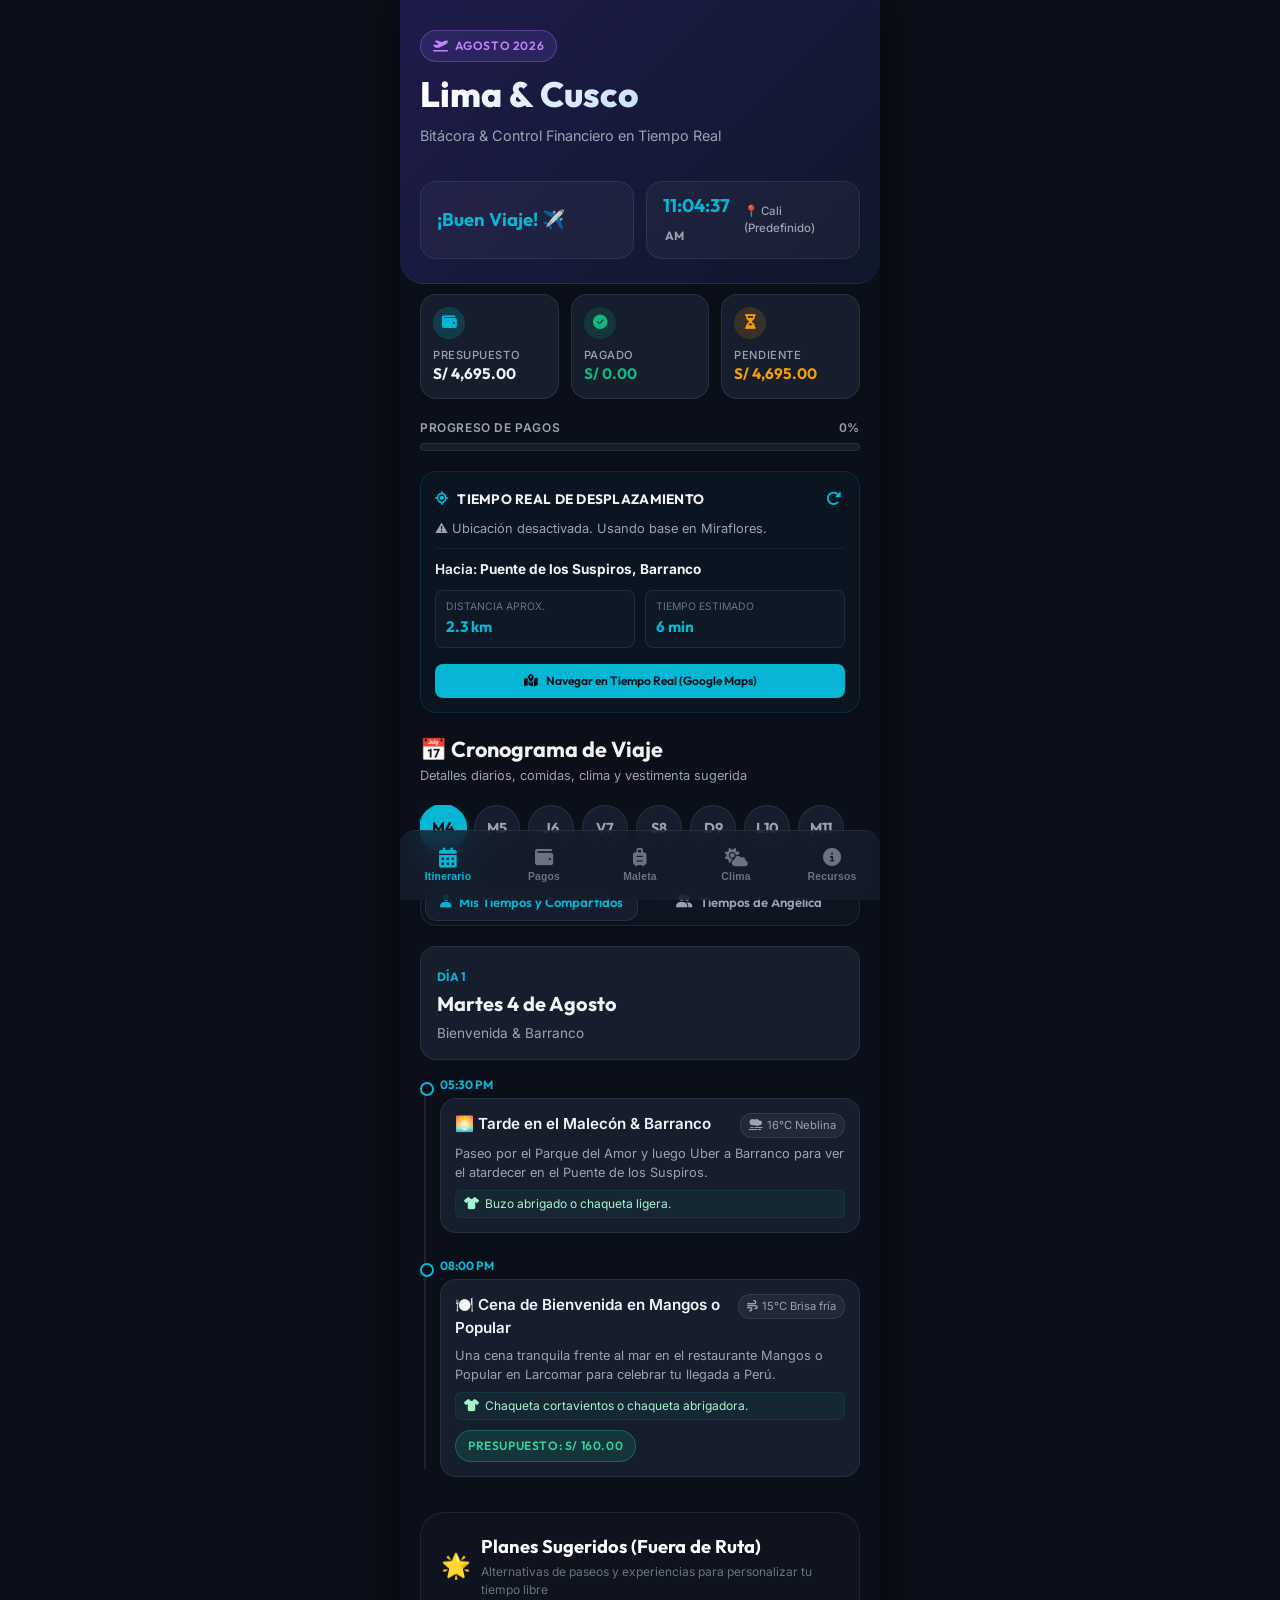
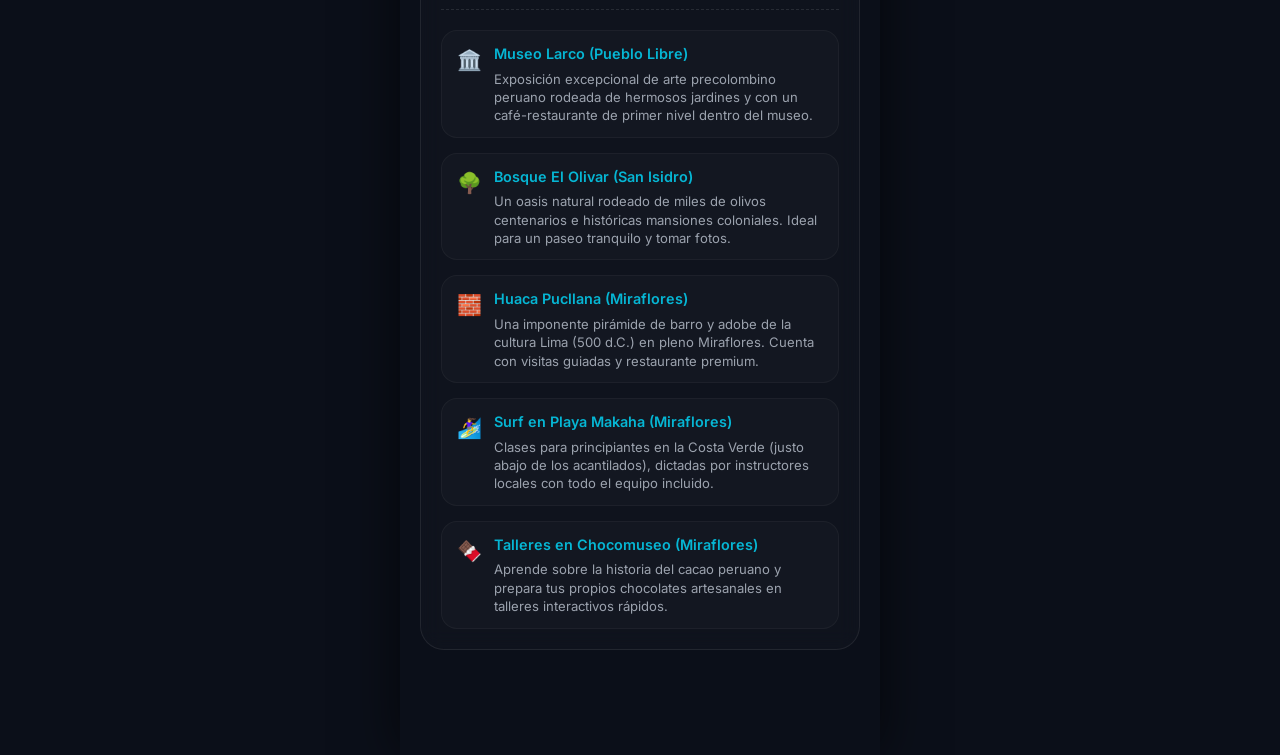
<file: index.html>
<!DOCTYPE html>
<html lang="es">
<head>
    <meta charset="UTF-8">
    <meta name="viewport" content="width=device-width, initial-scale=1.0">
    <title>✈️ Lima & Cusco 2026 - Panel de Control</title>
    <!-- Google Fonts: Outfit & Inter -->
    <link rel="preconnect" href="https://fonts.googleapis.com">
    <link rel="preconnect" href="https://fonts.gstatic.com" crossorigin>
    <link href="https://fonts.googleapis.com/css2?family=Inter:wght@300;400;500;600;700&family=Outfit:wght@400;500;600;700;800&display=swap" rel="stylesheet">
    <!-- FontAwesome for icons -->
    <link rel="stylesheet" href="https://cdnjs.cloudflare.com/ajax/libs/font-awesome/6.4.0/css/all.min.css">
    <!-- Main Style Sheet -->
    <link rel="stylesheet" href="style.css?v=1.0.2">
</head>
<body>
    <!-- App Container -->
    <div class="app-container">
        
        <!-- Header -->
        <header class="app-header">
            <div class="header-content">
                <span class="badge badge-purple"><i class="fa-solid fa-plane-departure"></i> Agosto 2026</span>
                <h1>Lima & Cusco</h1>
                <p class="subtitle">Bitácora & Control Financiero en Tiempo Real</p>
            </div>
            
            <!-- Countdown & Local Clock Container -->
            <div class="header-widgets-grid">
                <div id="countdown-widget" class="countdown-widget">
                    <div class="countdown-time">
                        <span id="countdown-days">00</span><small>d</small> : 
                        <span id="countdown-hours">00</span><small>h</small> : 
                        <span id="countdown-mins">00</span><small>m</small>
                    </div>
                    <div class="countdown-label">Falta para el viaje</div>
                </div>
                
                <div id="local-clock-widget" class="local-clock-widget">
                    <div class="clock-time" id="clock-hms">00:00:00</div>
                    <div class="clock-label" id="clock-city">📍 Obteniendo ubicación...</div>
                </div>
            </div>
        </header>

        <!-- Dashboard: Key Stats -->
        <section class="dashboard-stats">
            <div class="stat-card total-budget">
                <div class="stat-icon"><i class="fa-solid fa-wallet"></i></div>
                <div class="stat-info">
                    <h3>Presupuesto</h3>
                    <p class="stat-val" id="val-total">S/ 4,545.00</p>
                </div>
            </div>
            <div class="stat-card total-paid">
                <div class="stat-icon"><i class="fa-solid fa-circle-check"></i></div>
                <div class="stat-info">
                    <h3>Pagado</h3>
                    <p class="stat-val text-emerald" id="val-paid">S/ 0.00</p>
                </div>
            </div>
            <div class="stat-card total-pending">
                <div class="stat-icon"><i class="fa-solid fa-hourglass-half"></i></div>
                <div class="stat-info">
                    <h3>Pendiente</h3>
                    <p class="stat-val text-warning" id="val-pending">S/ 4,545.00</p>
                </div>
            </div>
        </section>

        <!-- Progress Tracker -->
        <section class="progress-section">
            <div class="progress-info">
                <span>Progreso de Pagos</span>
                <span id="progress-percentage">0%</span>
            </div>
            <div class="progress-bar-container">
                <div class="progress-bar" id="main-progress-bar" style="width: 0%"></div>
            </div>
        </section>

        <!-- Geolocation & Route Calculator Widget (Global) -->
        <section class="location-widget-container">
            <div class="location-widget" id="loc-widget">
                <div class="loc-header">
                    <div class="loc-title">
                        <i class="fa-solid fa-location-crosshairs text-cyan"></i>
                        <span>Tiempo Real de Desplazamiento</span>
                    </div>
                    <button class="btn-refresh-loc" id="btn-update-loc" title="Actualizar mi ubicación">
                        <i class="fa-solid fa-rotate-right"></i>
                    </button>
                </div>
                <div class="loc-body">
                    <p id="loc-status" class="loc-status-text">Detectando tu ubicación...</p>
                    <div id="loc-results" class="loc-results" style="display: none;">
                        <!-- Dynamically filled with distance/time to next activity -->
                    </div>
                </div>
            </div>
        </section>

        <!-- Main Content Area -->
        <main class="main-content">
            
            <!-- TAB 1: ITINERARIO -->
            <div id="tab-itinerary" class="tab-pane active">
                <div class="section-title">
                    <h2>📅 Cronograma de Viaje</h2>
                    <p>Detalles diarios, comidas, clima y vestimenta sugerida</p>
                </div>
                
                <!-- Day Selector -->
                <div class="day-selector">
                    <button class="day-btn active" data-day="1">M4</button>
                    <button class="day-btn" data-day="2">M5</button>
                    <button class="day-btn" data-day="3">J6</button>
                    <button class="day-btn" data-day="4">V7</button>
                    <button class="day-btn" data-day="5">S8</button>
                    <button class="day-btn" data-day="6">D9</button>
                    <button class="day-btn" data-day="7">L10</button>
                    <button class="day-btn" data-day="8">M11</button>
                </div>

                <!-- Selector de Vista del Itinerario -->
                <div class="itinerary-view-selector">
                    <button class="view-btn active" data-view="jose">
                        <i class="fa-solid fa-user"></i> Mis Tiempos y Compartidos
                    </button>
                    <button class="view-btn" data-view="angelica">
                        <i class="fa-solid fa-user-friends"></i> Tiempos de Angélica
                    </button>
                </div>

                <!-- Daily Content Cards -->
                <div class="daily-cards-container">
                    
                    <!-- Day 1 -->
                    <div class="day-card active" id="day-card-1">
                        <div class="day-header">
                            <span class="day-number">Día 1</span>
                            <h3>Martes 4 de Agosto</h3>
                            <span class="day-desc">Bienvenida & Barranco</span>
                        </div>
                        <ul class="timeline">
                            <li data-owner="angelica" data-lat="3.466876" data-lon="-76.488552" data-name="Salida de Villa del Prado, Cali">
                                <div class="time">05:30 AM</div>
                                <div class="timeline-content">
                                    <div class="content-header">
                                        <h4>🚗 Salida de Villa del Prado al aeropuerto</h4>
                                    </div>
                                    <p>Arranca el viaje de Angelica. Pide un Uber o transporte desde la Carrera 4F con Calle 64B en Villa del Prado hacia el aeropuerto Alfonso Bonilla Aragón (CLO) con tiempo para el check-in.</p>
                                </div>
                            </li>
                            <li data-owner="angelica" data-lat="3.5430" data-lon="-76.3816" data-name="Aeropuerto Alfonso Bonilla Aragón (CLO)">
                                <div class="time">06:20 AM</div>
                                <div class="timeline-content">
                                    <div class="content-header">
                                        <h4>🎒 Llegada al Aeropuerto CLO & Check-in</h4>
                                    </div>
                                    <p>Entrega de equipaje en el counter de LATAM y paso por el control de seguridad. Tiempo para un café rápido antes de abordar.</p>
                                </div>
                            </li>
                            <li data-owner="angelica" data-lat="3.5430" data-lon="-76.3816" data-name="Aeropuerto Alfonso Bonilla Aragón (CLO)">
                                <div class="time">08:50 AM</div>
                                <div class="timeline-content">
                                    <div class="content-header">
                                        <h4>✈️ Vuelo Cali ➔ Bogotá (Vuelo LA 4066)</h4>
                                    </div>
                                    <p>Salida del primer vuelo hacia Bogotá. Duración: 1 hora y 10 minutos. Llegada a El Dorado a las 10:00 AM.</p>
                                </div>
                            </li>
                            <li data-owner="angelica" data-lat="4.7016" data-lon="-74.1469" data-name="Aeropuerto El Dorado (BOG)">
                                <div class="time">10:00 AM</div>
                                <div class="timeline-content">
                                    <div class="content-header">
                                        <h4>✈️ Llegada a Bogotá (El Dorado)</h4>
                                    </div>
                                    <p>Aterrizaje en Bogotá (escala). Conexión internacional. Tiempo de escala: 1h 55m.</p>
                                </div>
                            </li>
                            <li data-owner="angelica" data-lat="4.7016" data-lon="-74.1469" data-name="Migración de Salida BOG">
                                <div class="time">10:20 AM</div>
                                <div class="timeline-content">
                                    <div class="content-header">
                                        <h4>📋 Control de Emigración (BOG)</h4>
                                    </div>
                                    <p>Trámite obligatorio de salida de Colombia en el Aeropuerto El Dorado. Recuerda completar el pre-registro de Check-Mig de salida y presentar tu Cédula.</p>
                                </div>
                            </li>
                            <li data-owner="angelica" data-lat="4.7016" data-lon="-74.1469" data-name="Aeropuerto El Dorado (BOG)">
                                <div class="time">11:55 AM</div>
                                <div class="timeline-content">
                                    <div class="content-header">
                                        <h4>✈️ Conexión Bogotá ➔ Lima (Vuelo LA 4906)</h4>
                                    </div>
                                    <p>Conexión internacional en Bogotá. Salida hacia Lima. Duración: 3 horas y 5 minutos.</p>
                                    <button class="btn btn-sm btn-outline" style="margin-top: 8px; border-color: var(--primary); color: var(--primary);" onclick="document.getElementById('wifi-dialog').showModal()">
                                        <i class="fa-solid fa-wifi"></i> Wi-Fi gratis en el Avión (WhatsApp)
                                    </button>
                                </div>
                            </li>
                            <li data-owner="angelica" data-lat="-12.0240" data-lon="-77.1120" data-name="Aeropuerto Jorge Chávez (LIM)">
                                <div class="time">03:00 PM</div>
                                <div class="timeline-content">
                                    <div class="content-header">
                                        <h4>✈️ Arribo de Angelica a Lima (LA 4906)</h4>
                                        <span class="weather-tag"><i class="fa-solid fa-cloud"></i> 18°C Húmedo</span>
                                    </div>
                                    <p>Aterrizaje del vuelo de Angelica proveniente de Bogotá en el Aeropuerto Jorge Chávez.</p>
                                    <button class="btn btn-sm btn-outline" style="margin-top: 8px; border-color: var(--primary); color: var(--primary);" onclick="document.getElementById('wifi-dialog').showModal()">
                                        <i class="fa-solid fa-wifi"></i> Conectarse al Wi-Fi de LIM (Aeropuerto Lima)
                                    </button>
                                </div>
                            </li>
                            <li data-owner="angelica" data-lat="-12.0240" data-lon="-77.1120" data-name="Paso por Migraciones">
                                <div class="time">03:15 PM</div>
                                <div class="timeline-content">
                                    <div class="content-header">
                                        <h4>📋 Control Migratorio (Angelica)</h4>
                                    </div>
                                    <p>Paso de Angelica por Migraciones. Presentará su Cédula Colombiana de Ciudadanía.</p>
                                    <button class="btn btn-sm btn-outline" style="margin-top: 8px; border-color: var(--primary); color: var(--primary);" onclick="document.getElementById('migration-dialog').showModal()">
                                        <i class="fa-solid fa-passport"></i> Ver Guía de Migraciones
                                    </button>
                                </div>
                            </li>
                            <li data-owner="angelica" data-lat="-12.1287" data-lon="-77.0223" data-name="Traslado a Miraflores">
                                <div class="time">04:00 PM</div>
                                <div class="timeline-content">
                                    <div class="content-header">
                                        <h4>🚕 Traslado al Apartamento (Miraflores)</h4>
                                    </div>
                                    <p>Pedir Uber Comfort o Black para traer a Angelica desde el aeropuerto hasta el apartamento de Miraflores (Av. Alfredo Benavides 1130). Duración estimada: 45-60 min.</p>
                                    <div class="clothing-tips"><i class="fa-solid fa-shirt"></i> Chaqueta ligera / buzo.</div>
                                    <span class="badge badge-blue">Traslado 1: S/ 85.00</span>
                                </div>
                            </li>
                            <li data-owner="shared" data-lat="-12.1492" data-lon="-77.0220" data-name="Puente de los Suspiros, Barranco">
                                <div class="time">05:30 PM</div>
                                <div class="timeline-content">
                                    <div class="content-header">
                                        <h4>🌅 Tarde en el Malecón & Barranco</h4>
                                        <span class="weather-tag"><i class="fa-solid fa-smog"></i> 16°C Neblina</span>
                                    </div>
                                    <p>Paseo por el Parque del Amor y luego Uber a Barranco para ver el atardecer en el Puente de los Suspiros.</p>
                                    <div class="clothing-tips"><i class="fa-solid fa-shirt"></i> Buzo abrigado o chaqueta ligera.</div>
                                </div>
                            </li>
                            <li data-owner="shared" data-lat="-12.1311" data-lon="-77.0301" data-name="Larcomar, Miraflores">
                                <div class="time">08:00 PM</div>
                                <div class="timeline-content">
                                    <div class="content-header">
                                        <h4>🍽️ Cena de Bienvenida en Mangos o Popular</h4>
                                        <span class="weather-tag"><i class="fa-solid fa-wind"></i> 15°C Brisa fría</span>
                                    </div>
                                    <p>Una cena tranquila frente al mar en el restaurante Mangos o Popular en Larcomar para celebrar tu llegada a Perú.</p>
                                    <div class="clothing-tips"><i class="fa-solid fa-shirt"></i> Chaqueta cortavientos o chaqueta abrigadora.</div>
                                    <span class="badge badge-emerald">Presupuesto: S/ 160.00</span>
                                </div>
                            </li>
                        </ul>
                    </div>

                    <!-- Day 2 -->
                    <div class="day-card" id="day-card-2">
                        <div class="day-header">
                            <span class="day-number">Día 2</span>
                            <h3>Miércoles 5 de Agosto</h3>
                            <span class="day-desc">Full-Day Paracas & Ica (Angelica)</span>
                        </div>
                        <div class="alert alert-info">
                            <i class="fa-solid fa-info-circle"></i> <strong>Nota:</strong> José trabaja de 9 AM a 4 PM y tiene su sesión de Grounding C1 de 8 PM a 9 PM.
                        </div>
                        <ul class="timeline">
                            <li data-owner="angelica" data-lat="-12.1287" data-lon="-77.0223" data-name="Av. Benavides 1130 (Recogida)">
                                <div class="time">04:30 AM</div>
                                <div class="timeline-content">
                                    <div class="content-header">
                                        <h4>🚐 Partida de Angelica en el Tour</h4>
                                        <span class="weather-tag"><i class="fa-solid fa-moon"></i> 14°C Madrugada fría</span>
                                    </div>
                                    <p>Recogida en el apartamento. Viaje al sur en bus turístico (Opción 1 - Todo Incluido).</p>
                                    <div class="clothing-tips"><i class="fa-solid fa-shirt"></i> Ropa bien abrigada o saco polar (para dormir en el bus).</div>
                                    <span class="badge badge-purple">Recogida en la puerta</span>
                                </div>
                            </li>
                            <li data-owner="angelica" data-lat="-13.8340" data-lon="-76.2514" data-name="Puerto de Paracas (Botes)">
                                <div class="time">08:00 AM</div>
                                <div class="timeline-content">
                                    <div class="content-header">
                                        <h4>🌊 Islas Ballestas (Paracas)</h4>
                                        <span class="weather-tag"><i class="fa-solid fa-wind"></i> 17°C Viento fuerte</span>
                                    </div>
                                    <p>Tour en deslizador para ver lobos marinos, pingüinos y El Candelabro.</p>
                                     <div class="clothing-tips-warning"><i class="fa-solid fa-shield-halved"></i> <strong>Chaqueta Cortavientos Obligatoria</strong>, lentes y gorro con sujetador.</div>
                                    <span class="badge badge-blue">Tasas incluidas</span>
                                </div>
                            </li>
                            <li data-owner="angelica" data-lat="-14.0875" data-lon="-75.7630" data-name="Bodega Vitivinícola Ica">
                                <div class="time">01:00 PM</div>
                                <div class="timeline-content">
                                    <div class="content-header">
                                        <h4>🍽️ Almuerzo en Ica (Incluido)</h4>
                                        <span class="weather-tag"><i class="fa-solid fa-sun"></i> 25°C Soleado y cálido</span>
                                    </div>
                                    <p>Comida típica iqueña incluida en el viñedo artesanal.</p>
                                    <div class="clothing-tips"><i class="fa-solid fa-shirt"></i> Ropa ligera, camiseta de manga corta y lentes de sol.</div>
                                    <span class="badge badge-emerald">Almuerzo Incluido</span>
                                </div>
                            </li>
                            <li data-owner="angelica" data-lat="-14.0875" data-lon="-75.7630" data-name="Huacachina Oasis">
                                <div class="time">02:30 PM</div>
                                <div class="timeline-content">
                                    <div class="content-header">
                                        <h4>🏜️ Aventura en Huacachina & Cata</h4>
                                        <span class="weather-tag"><i class="fa-solid fa-sun"></i> 26°C Sol radiante</span>
                                    </div>
                                    <p>Areneros (buggies), sandboarding en las dunas y degustación libre de piscos.</p>
                                     <div class="clothing-tips-warning"><i class="fa-solid fa-shield-halved"></i> <strong>Zapatillas cerradas</strong> (no sandalias) y lentes de sol para la arena.</div>
                                </div>
                            </li>
                            <li data-owner="shared" data-lat="-12.1287" data-lon="-77.0223" data-name="Apartamento en Miraflores">
                                <div class="time">10:00 PM</div>
                                <div class="timeline-content">
                                    <div class="content-header">
                                        <h4>🏠 Retorno al Apartamento</h4>
                                        <span class="weather-tag"><i class="fa-solid fa-cloud-moon"></i> 15°C Fresco</span>
                                    </div>
                                    <p>Llegada del bus de Angelica para descansar del largo viaje. La cena queda abierta/opcional en caso de que ella llegue con hambre (puede ser un domicilio o algo rápido en el apartamento).</p>
                                    <span class="badge badge-dark">Cena abierta / opcional</span>
                                </div>
                            </li>
                        </ul>
                    </div>

                    <!-- Day 3 -->
                    <div class="day-card" id="day-card-3">
                        <div class="day-header">
                            <span class="day-number">Día 3</span>
                            <h3>Jueves 6 de Agosto</h3>
                            <span class="day-desc">Centro Histórico & Circuito del Agua</span>
                        </div>
                        <ul class="timeline">
                            <li data-owner="shared" data-lat="-12.0464" data-lon="-77.0300" data-name="Plaza Mayor Centro de Lima">
                                <div class="time">04:30 PM</div>
                                <div class="timeline-content">
                                    <div class="content-header">
                                        <h4>🏛️ Centro Histórico de Lima</h4>
                                        <span class="weather-tag"><i class="fa-solid fa-cloud"></i> 18°C Templado</span>
                                    </div>
                                    <p>Recorrido por la Plaza de Armas, Palacio de Gobierno y visita al Convento de San Francisco.</p>
                                    <div class="clothing-tips"><i class="fa-solid fa-shirt"></i> Chaqueta ligera o buzo abrigado.</div>
                                </div>
                            </li>
                            <li data-owner="shared" data-lat="-12.0725" data-lon="-77.0345" data-name="Parque de la Reserva (Fuentes)">
                                <div class="time">07:00 PM</div>
                                <div class="timeline-content">
                                    <div class="content-header">
                                        <h4>⛲ Circuito Mágico del Agua</h4>
                                        <span class="weather-tag"><i class="fa-solid fa-wind"></i> 16°C Viento fresco</span>
                                    </div>
                                    <p>Show de luces y fuentes de agua en el Parque de la Reserva. Entrada S/ 4.00 p/p. Los espectáculos multimedia de la Fuente de la Fantasía se realizan a las **07:15 PM**, **08:15 PM** y **09:10 PM** (recomendado llegar 15 min antes).</p>
                                    <div class="clothing-tips"><i class="fa-solid fa-shirt"></i> Chaqueta abrigadora (el show es a la intemperie).</div>
                                    <span class="badge badge-blue">Entrada: S/ 8.00 (Ambos)</span>
                                </div>
                            </li>
                            <li data-owner="shared" data-lat="-12.1125" data-lon="-77.0345" data-name="Restaurante Maketto">
                                <div class="time">08:45 PM</div>
                                <div class="timeline-content">
                                    <div class="content-header">
                                        <h4>🍜 Cena en Maketto (Miraflores)</h4>
                                        <span class="weather-tag"><i class="fa-solid fa-house"></i> Interiores cálidos</span>
                                    </div>
                                    <p>Cena asiática fusión: excelente ramen y baos en Miraflores.</p>
                                    <span class="badge badge-emerald">Presupuesto: S/ 160.00</span>
                                </div>
                            </li>
                        </ul>
                    </div>

                    <!-- Day 4 -->
                    <div class="day-card" id="day-card-4">
                        <div class="day-header">
                            <span class="day-number">Día 4</span>
                            <h3>Viernes 7 de Agosto</h3>
                            <span class="day-desc">Almuerzo Marino & Vuelo a Cusco</span>
                        </div>
                        <ul class="timeline">
                            <li data-owner="shared" data-lat="-12.1287" data-lon="-77.0223" data-name="Punto Azul Miraflores">
                                <div class="time">04:30 PM</div>
                                <div class="timeline-content">
                                    <div class="content-header">
                                        <h4>🐟 Almuerzo Marino en Punto Azul</h4>
                                        <span class="weather-tag"><i class="fa-solid fa-cloud"></i> 18°C Templado</span>
                                    </div>
                                    <p>Ceviches y tiraditos de despedida en Miraflores antes del viaje.</p>
                                    <span class="badge badge-emerald">Presupuesto: S/ 120.00</span>
                                </div>
                            </li>
                            <li data-owner="shared" data-lat="-12.0240" data-lon="-77.1120" data-name="Aeropuerto Internacional Jorge Chávez">
                                <div class="time">06:15 PM</div>
                                <div class="timeline-content">
                                    <div class="content-header">
                                        <h4>🚕 Traslado al Aeropuerto de Lima</h4>
                                    </div>
                                    <p>Pide un Uber desde el apartamento en Miraflores hacia el aeropuerto Jorge Chávez para abordar el vuelo nacional a Cusco. Duración estimada: 45-60 minutes.</p>
                                    <span class="badge badge-blue">Traslado 2: S/ 85.00</span>
                                </div>
                            </li>
                            <li data-owner="shared" data-lat="-12.0240" data-lon="-77.1120" data-name="Aeropuerto Jorge Chávez (LIM)">
                                <div class="time">07:15 PM</div>
                                <div class="timeline-content">
                                    <div class="content-header">
                                        <h4>🎒 Llegada al Aeropuerto & Check-in</h4>
                                    </div>
                                    <p>Ingreso al terminal, entrega de equipaje en counter de LATAM y paso por el control de seguridad nacional.</p>
                                </div>
                            </li>
                            <li data-owner="shared" data-lat="-12.0240" data-lon="-77.1120" data-name="Aeropuerto Jorge Chávez (LIM)">
                                <div class="time">09:10 PM</div>
                                <div class="timeline-content">
                                    <div class="content-header">
                                        <h4>✈️ Vuelo Lima ➔ Cusco (Vuelo LA 2200)</h4>
                                        <span class="weather-tag-danger"><i class="fa-solid fa-snowflake"></i> 5°C Frío andino</span>
                                    </div>
                                    <p>Salida del vuelo hacia Cusco. Duración: 1 hora y 25 minutos. Aterrizaje en Cusco a las 10:35 PM.</p>
                                     <div class="clothing-tips-warning"><i class="fa-solid fa-shield-halved"></i> <strong>Llevar chaqueta térmica a la mano</strong> para ponérsela al bajar del avión.</div>
                                </div>
                            </li>
                            <li data-owner="shared" data-lat="-13.5160" data-lon="-71.9780" data-name="Hotel en Cusco">
                                <div class="time">10:35 PM</div>
                                <div class="timeline-content">
                                    <div class="content-header">
                                        <h4>🏨 Llegada a Cusco & Traslado</h4>
                                        <span class="weather-tag-danger"><i class="fa-solid fa-snowflake"></i> 4°C Muy frío</span>
                                    </div>
                                    <p>Aterrizaje en Cusco. Recogida de equipaje y traslado privado al hotel incluido por la agencia Apu Andino.</p>
                                    <span class="badge badge-purple">Traslado incluido</span>
                                </div>
                            </li>
                        </ul>
                    </div>

                    <!-- Day 5 -->
                    <div class="day-card" id="day-card-5">
                        <div class="day-header">
                            <span class="day-number">Día 5</span>
                            <h3>Sábado 8 de Agosto</h3>
                            <span class="day-desc">Valle Sagrado VIP (Pisac & Ollanta)</span>
                        </div>
                        <ul class="timeline">
                            <li data-owner="shared" data-lat="-13.4250" data-lon="-71.8500" data-name="Complejo Arqueológico Pisac">
                                <div class="time">08:00 AM</div>
                                <div class="timeline-content">
                                    <div class="content-header">
                                        <h4>🏔️ Tour Valle Sagrado VIP</h4>
                                        <span class="weather-tag"><i class="fa-solid fa-sun"></i> 19°C Sol intenso de sierra</span>
                                    </div>
                                    <p>Visita guiada a las ruinas y mercado de Pisac, y la fortaleza de Ollantaytambo. Almuerzo incluido en Urubamba.</p>
                                    <div class="clothing-tips"><i class="fa-solid fa-shirt"></i> Vestir en capas, usar bloqueador SPF 50+ y gorro.</div>
                                </div>
                            </li>
                            <li data-owner="shared" data-lat="-13.1551" data-lon="-72.5255" data-name="Aguas Calientes Pueblo">
                                <div class="time">06:30 PM</div>
                                <div class="timeline-content">
                                    <div class="content-header">
                                        <h4>🏨 Check-in en Aguas Calientes & Cena</h4>
                                        <span class="weather-tag"><i class="fa-solid fa-temperature-arrow-down"></i> 10°C Noche fresca</span>
                                    </div>
                                    <p>Viaje en tren Vistadome y acomodación en hotel de Aguas Calientes.</p>
                                    <div class="clothing-tips"><i class="fa-solid fa-shirt"></i> Chaqueta ligera o buzo.</div>
                                    <span class="badge badge-emerald">Cena Bolsillo: S/ 140.00</span>
                                </div>
                            </li>
                        </ul>
                    </div>

                    <!-- Day 6 -->
                    <div class="day-card" id="day-card-6">
                        <div class="day-header">
                            <span class="day-number">Día 6</span>
                            <h3>Domingo 9 de Agosto</h3>
                            <span class="day-desc">El Santuario de Machu Picchu</span>
                        </div>
                        <ul class="timeline">
                            <li data-owner="shared" data-lat="-13.1631" data-lon="-72.5450" data-name="Machu Picchu Santuario">
                                <div class="time">08:30 AM</div>
                                <div class="timeline-content">
                                    <div class="content-header">
                                        <h4>🏛️ Visita Guiada de Machu Picchu (Privada)</h4>
                                        <span class="weather-tag"><i class="fa-solid fa-cloud-sun"></i> 22°C Cálido y templado</span>
                                    </div>
                                    <p>Recorrido privado por el santuario arqueológico con guía exclusivo de Apu Andino.</p>
                                     <div class="clothing-tips-warning"><i class="fa-solid fa-bug"></i> <strong>Usar Repelente de Mosquitos</strong> y camiseta manga larga ligera. Lentes de sol.</div>
                                </div>
                            </li>
                            <li data-owner="shared" data-lat="-13.1551" data-lon="-72.5255" data-name="Aguas Calientes Restaurantes">
                                <div class="time">12:30 PM</div>
                                <div class="timeline-content">
                                    <h4>🍔 Almuerzo en Aguas Calientes</h4>
                                    <p>Almuerzo libre en el pueblo antes de abordar el tren panorámico de retorno.</p>
                                    <span class="badge badge-emerald">Almuerzo Bolsillo: S/ 180.00</span>
                                </div>
                            </li>
                            <li data-owner="shared" data-lat="-13.5160" data-lon="-71.9780" data-name="Ciudad Imperial de Cusco">
                                <div class="time">08:30 PM</div>
                                <div class="timeline-content">
                                    <div class="content-header">
                                        <h4>🍲 Retorno y Cena Ligera en Cusco</h4>
                                        <span class="weather-tag-danger"><i class="fa-solid fa-snowflake"></i> 3°C Noche helada</span>
                                    </div>
                                    <p>Llegada al hotel en Cusco tras el tren y traslado terrestre. Cena ligera por la altitud.</p>
                                    <div class="clothing-tips"><i class="fa-solid fa-shirt"></i> Chaqueta térmica de plumas, gorro de lana y guantes.</div>
                                    <span class="badge badge-emerald">Cena Bolsillo: S/ 100.00</span>
                                </div>
                            </li>
                        </ul>
                    </div>

                    <!-- Day 7 -->
                    <div class="day-card" id="day-card-7">
                        <div class="day-header">
                            <span class="day-number">Día 7</span>
                            <h3>Lunes 10 de Agosto</h3>
                            <span class="day-desc">Vuelo de retorno & Cena en 7 Sopas</span>
                        </div>
                        <ul class="timeline">
                            <li data-owner="shared" data-lat="-13.5160" data-lon="-71.9780" data-name="Hotel en Cusco">
                                <div class="time">08:30 AM</div>
                                <div class="timeline-content">
                                    <div class="content-header">
                                        <h4>🚕 Traslado al Aeropuerto de Cusco</h4>
                                        <span class="weather-tag"><i class="fa-solid fa-cloud-sun"></i> 12°C Despejado</span>
                                    </div>
                                    <p>Check-out y traslado en taxi desde el hotel al Aeropuerto de Cusco. Trayecto de 15-20 minutos.</p>
                                    <span class="badge badge-emerald">Taxi Cusco: S/ 20.00</span>
                                </div>
                            </li>
                            <li data-owner="shared" data-lat="-13.5350" data-lon="-71.9390" data-name="Aeropuerto de Cusco (CUZ)">
                                <div class="time">08:50 AM</div>
                                <div class="timeline-content">
                                    <div class="content-header">
                                        <h4>🎒 Llegada al Aeropuerto de Cusco</h4>
                                    </div>
                                    <p>Check-in y seguridad. Desayuno o almuerzo rápido en el aeropuerto antes del embarque.</p>
                                    <span class="badge badge-emerald">Almuerzo/Snacks: S/ 60.00</span>
                                </div>
                            </li>
                            <li data-owner="shared" data-lat="-13.5350" data-lon="-71.9390" data-name="Aeropuerto de Cusco (CUZ)">
                                <div class="time">10:40 AM</div>
                                <div class="timeline-content">
                                    <div class="content-header">
                                        <h4>✈️ Vuelo Cusco ➔ Lima (Vuelo LA 2014)</h4>
                                    </div>
                                    <p>Vuelo de regreso. Duración: 1h 35m. Aterrizaje en el Aeropuerto Jorge Chávez a las 12:15 PM.</p>
                                </div>
                            </li>
                            <li data-owner="shared" data-lat="-12.0240" data-lon="-77.1120" data-name="Aeropuerto Jorge Chávez (LIM)">
                                <div class="time">12:15 PM</div>
                                <div class="timeline-content">
                                    <div class="content-header">
                                        <h4>✈️ Llegada a Lima & Traslado</h4>
                                        <span class="weather-tag"><i class="fa-solid fa-cloud"></i> 18°C Nublado</span>
                                    </div>
                                    <p>Recogida de equipaje y traslado en Uber de regreso a Miraflores.</p>
                                    <span class="badge badge-emerald">Traslado 3: S/ 85.00</span>
                                </div>
                            </li>
                            <li data-owner="shared" data-lat="-12.1287" data-lon="-77.0223" data-name="Apartamento de José">
                                <div class="time">01:15 PM</div>
                                <div class="timeline-content">
                                    <div class="content-header">
                                        <h4>🏠 Regreso al Apartamento en Miraflores</h4>
                                    </div>
                                    <p>Llegada al apartamento para desempacar y disfrutar de una tarde de descanso y relax en Miraflores.</p>
                                </div>
                            </li>
                            <li data-owner="shared" data-lat="-12.1220" data-lon="-77.0300" data-name="7 Sopas Parque Kennedy">
                                <div class="time">08:00 PM</div>
                                <div class="timeline-content">
                                    <div class="content-header">
                                        <h4>🍲 Cena de Despedida en 7 Sopas</h4>
                                        <span class="weather-tag"><i class="fa-solid fa-wind"></i> 16°C Noche fresca</span>
                                    </div>
                                    <p>Cena en 7 Sopas de Parque Kennedy. Caldos y sopas tradicionales calientes.</p>
                                    <div class="clothing-tips"><i class="fa-solid fa-shirt"></i> Chaqueta ligera o saco.</div>
                                    <span class="badge badge-emerald">Presupuesto: S/ 80.00</span>
                                </div>
                            </li>
                        </ul>
                    </div>

                    <!-- Day 8 -->
                    <div class="day-card" id="day-card-8">
                        <div class="day-header">
                            <span class="day-number">Día 8</span>
                            <h3>Martes 11 de Agosto</h3>
                            <span class="day-desc">Desayuno & Despedida a Cali</span>
                        </div>
                        <div class="alert alert-warning">
                            <i class="fa-solid fa-clock"></i> <strong>Nota:</strong> José trabaja de 9 AM a 3 PM este día.
                        </div>
                        <ul class="timeline">
                            <li data-owner="shared" data-lat="-12.1287" data-lon="-77.0223" data-name="Apartamento de José, Miraflores">
                                <div class="time">07:30 AM</div>
                                <div class="timeline-content">
                                    <div class="content-header">
                                        <h4>🍳 Desayuno en el Apartamento</h4>
                                        <span class="weather-tag"><i class="fa-solid fa-cloud"></i> 16°C Mañana fresca</span>
                                    </div>
                                    <p>Desayuno de despedida juntos en el apartamento de José. Él sale a la oficina a las 08:45 AM, y Angelica se queda en el apartamento descansando y preparando su equipaje.</p>
                                    <div class="clothing-tips"><i class="fa-solid fa-shirt"></i> Chaqueta ligera.</div>
                                    <span class="badge badge-emerald">Presupuesto: S/ 20.00 (Ingredientes)</span>
                                </div>
                            </li>
                            <li data-owner="angelica" data-lat="-12.0240" data-lon="-77.1120" data-name="Aeropuerto Internacional Jorge Chávez">
                                <div class="time">10:00 AM</div>
                                <div class="timeline-content">
                                    <h4>🚕 Salida de Angelica al Aeropuerto</h4>
                                    <p>Check-out y Uber al aeropuerto para abordar su vuelo internacional de retorno.</p>
                                    <span class="badge badge-blue">Traslado 4: S/ 85.00</span>
                                </div>
                            </li>
                            <li data-owner="angelica" data-lat="-12.0240" data-lon="-77.1120" data-name="Aeropuerto Internacional Jorge Chávez">
                                <div class="time">10:50 AM</div>
                                <div class="timeline-content">
                                    <h4>🎒 Llegada al Aeropuerto & Check-in</h4>
                                    <p>Presentación en el counter de LATAM, entrega de equipaje de bodega y paso por seguridad y control migratorio de salida de Perú.</p>
                                </div>
                            </li>
                            <li data-owner="angelica" data-lat="-12.0240" data-lon="-77.1120" data-name="Aeropuerto Jorge Chávez (LIM)">
                                <div class="time">01:00 PM</div>
                                <div class="timeline-content">
                                    <h4>✈️ Vuelo Lima ➔ Bogotá (Vuelo LA 2386)</h4>
                                    <p>Vuelo internacional de regreso de Angelica. Duración: 3 horas y 15 minutos. Llegada a Bogotá a las 04:15 PM.</p>
                                </div>
                            </li>
                            <li data-owner="angelica" data-lat="4.7016" data-lon="-74.1469" data-name="Aeropuerto El Dorado (BOG)">
                                <div class="time">04:15 PM</div>
                                <div class="timeline-content">
                                    <div class="content-header">
                                        <h4>✈️ Llegada a Bogotá (El Dorado)</h4>
                                    </div>
                                    <p>Aterrizaje del vuelo internacional de Lima. Conexión nacional. Tiempo de escala: 2 horas.</p>
                                </div>
                            </li>
                            <li data-owner="angelica" data-lat="4.7016" data-lon="-74.1469" data-name="Ingreso a Colombia BOG">
                                <div class="time">04:30 PM</div>
                                <div class="timeline-content">
                                    <div class="content-header">
                                        <h4>📋 Control de Inmigración (BOG)</h4>
                                    </div>
                                    <p>Trámite obligatorio de ingreso a Colombia y control de aduanas en el Aeropuerto El Dorado antes de abordar tu conexión nacional a Cali. Recuerda llenar el Check-Mig de entrada.</p>
                                </div>
                            </li>
                            <li data-owner="angelica" data-lat="4.7016" data-lon="-74.1469" data-name="Aeropuerto El Dorado (BOG)">
                                <div class="time">06:15 PM</div>
                                <div class="timeline-content">
                                    <h4>✈️ Conexión Bogotá ➔ Cali (Vuelo LA 4079)</h4>
                                    <p>Conexión nacional de regreso a Cali. Duración: 1 hora y 5 minutos. Llegada a las 07:20 PM.</p>
                                </div>
                            </li>
                            <li data-owner="angelica" data-lat="3.5430" data-lon="-76.3816" data-name="Aeropuerto Alfonso Bonilla Aragón (CLO)">
                                <div class="time">07:20 PM</div>
                                <div class="timeline-content">
                                    <h4>🎒 Arribo a Cali (CLO)</h4>
                                    <p>Aterrizaje del vuelo nacional en el Aeropuerto Alfonso Bonilla Aragón y recogida de equipaje de bodega.</p>
                                </div>
                            </li>
                            <li data-owner="angelica" data-lat="3.466876" data-lon="-76.488552" data-name="Llegada a Villa del Prado, Cali">
                                <div class="time">07:50 PM</div>
                                <div class="timeline-content">
                                    <h4>🏠 Regreso de Angelica a Villa del Prado (Cali)</h4>
                                    <p>Llegada en Uber o transporte de vuelta a su casa en Villa del Prado (Carrera 4F con Calle 64B) para descansar. ¡Fin del viaje! 🇨🇴</p>
                                    <p style="margin-top: 15px; font-style: italic; color: var(--primary);">Gracias por compartir esta aventura. Espero que te lleves grandes recuerdos de Perú, sus paisajes, su comida y todos los momentos vividos durante estos días. ❤️</p>
                                </div>
                            </li>
                        </ul>
                    </div>

                </div>
                
                <!-- OFF-ROUTE SUGGESTED PLANS SECTION -->
                <div class="offroute-plans-section" style="margin-top: 35px; padding: 20px; background: rgba(255, 255, 255, 0.02); border: 1px solid var(--border-glass); border-radius: var(--border-radius-lg); backdrop-filter: blur(10px);">
                    <div style="display: flex; align-items: center; gap: 10px; margin-bottom: 20px; border-bottom: 1px dashed rgba(255, 255, 255, 0.1); padding-bottom: 10px;">
                        <span style="font-size: 1.5rem;">🌟</span>
                        <div>
                            <h3 style="font-family: var(--font-heading); font-size: 1.15rem; font-weight: 700; color: #fff; margin: 0;">Planes Sugeridos (Fuera de Ruta)</h3>
                            <p style="font-size: 0.75rem; color: var(--text-muted); margin: 2px 0 0 0;">Alternativas de paseos y experiencias para personalizar tu tiempo libre</p>
                        </div>
                    </div>
                    <div style="display: grid; grid-template-columns: repeat(auto-fit, minmax(280px, 1fr)); gap: 15px;">
                        <!-- Plan 1 -->
                        <div style="background: rgba(255, 255, 255, 0.02); border: 1px solid rgba(255, 255, 255, 0.04); border-radius: var(--border-radius-md); padding: 12px 15px; display: flex; gap: 12px; align-items: flex-start;">
                            <span style="font-size: 1.25rem; margin-top: 2px;">🏛️</span>
                            <div>
                                <h4 style="margin: 0; font-size: 0.9rem; font-weight: 600; color: var(--primary);">Museo Larco (Pueblo Libre)</h4>
                                <p style="margin: 5px 0 0 0; font-size: 0.82rem; color: var(--text-secondary); line-height: 1.4;">Exposición excepcional de arte precolombino peruano rodeada de hermosos jardines y con un café-restaurante de primer nivel dentro del museo.</p>
                            </div>
                        </div>
                        <!-- Plan 2 -->
                        <div style="background: rgba(255, 255, 255, 0.02); border: 1px solid rgba(255, 255, 255, 0.04); border-radius: var(--border-radius-md); padding: 12px 15px; display: flex; gap: 12px; align-items: flex-start;">
                            <span style="font-size: 1.25rem; margin-top: 2px;">🌳</span>
                            <div>
                                <h4 style="margin: 0; font-size: 0.9rem; font-weight: 600; color: var(--primary);">Bosque El Olivar (San Isidro)</h4>
                                <p style="margin: 5px 0 0 0; font-size: 0.82rem; color: var(--text-secondary); line-height: 1.4;">Un oasis natural rodeado de miles de olivos centenarios e históricas mansiones coloniales. Ideal para un paseo tranquilo y tomar fotos.</p>
                            </div>
                        </div>
                        <!-- Plan 3 -->
                        <div style="background: rgba(255, 255, 255, 0.02); border: 1px solid rgba(255, 255, 255, 0.04); border-radius: var(--border-radius-md); padding: 12px 15px; display: flex; gap: 12px; align-items: flex-start;">
                            <span style="font-size: 1.25rem; margin-top: 2px;">🧱</span>
                            <div>
                                <h4 style="margin: 0; font-size: 0.9rem; font-weight: 600; color: var(--primary);">Huaca Pucllana (Miraflores)</h4>
                                <p style="margin: 5px 0 0 0; font-size: 0.82rem; color: var(--text-secondary); line-height: 1.4;">Una imponente pirámide de barro y adobe de la cultura Lima (500 d.C.) en pleno Miraflores. Cuenta con visitas guiadas y restaurante premium.</p>
                            </div>
                        </div>
                        <!-- Plan 4 -->
                        <div style="background: rgba(255, 255, 255, 0.02); border: 1px solid rgba(255, 255, 255, 0.04); border-radius: var(--border-radius-md); padding: 12px 15px; display: flex; gap: 12px; align-items: flex-start;">
                            <span style="font-size: 1.25rem; margin-top: 2px;">🏄‍♀️</span>
                            <div>
                                <h4 style="margin: 0; font-size: 0.9rem; font-weight: 600; color: var(--primary);">Surf en Playa Makaha (Miraflores)</h4>
                                <p style="margin: 5px 0 0 0; font-size: 0.82rem; color: var(--text-secondary); line-height: 1.4;">Clases para principiantes en la Costa Verde (justo abajo de los acantilados), dictadas por instructores locales con todo el equipo incluido.</p>
                            </div>
                        </div>
                        <!-- Plan 5 -->
                        <div style="background: rgba(255, 255, 255, 0.02); border: 1px solid rgba(255, 255, 255, 0.04); border-radius: var(--border-radius-md); padding: 12px 15px; display: flex; gap: 12px; align-items: flex-start;">
                            <span style="font-size: 1.25rem; margin-top: 2px;">🍫</span>
                            <div>
                                <h4 style="margin: 0; font-size: 0.9rem; font-weight: 600; color: var(--primary);">Talleres en Chocomuseo (Miraflores)</h4>
                                <p style="margin: 5px 0 0 0; font-size: 0.82rem; color: var(--text-secondary); line-height: 1.4;">Aprende sobre la historia del cacao peruano y prepara tus propios chocolates artesanales en talleres interactivos rápidos.</p>
                            </div>
                        </div>
                    </div>
                </div>
            </div>

            <!-- TAB 2: SEGUIMIENTO FINANCIERO -->
            <div id="tab-tracker" class="tab-pane">
                <div class="section-title">
                    <h2>📋 Lista de Pagos y Verificación</h2>
                    <p>Marca las actividades ya pagadas para recalcular tu saldo en tiempo real</p>
                </div>
                
                <div class="checklist-container" id="checklist-render">
                    <!-- Loaded dynamically via JS -->
                </div>
            </div>

            <!-- TAB 3: MI LISTA DE EMPAQUE (JOSÉ) -->
            <div id="tab-packing" class="tab-pane">
                <div class="section-title">
                    <h2>🎒 Mi Lista de Equipaje</h2>
                    <p>Cosas indispensables para empacar en Lima para el viaje a Cusco</p>
                </div>

                <div class="packing-list-container" id="packing-list-render">
                    <!-- Loaded dynamically via JS -->
                </div>
            </div>

            <!-- TAB 4: CLIMA Y ALERTAS -->
            <div id="tab-weather" class="tab-pane">
                <div class="section-title">
                    <h2>🌦️ Clima & Variables de Viaje</h2>
                    <p>Alertas climáticas y de equipaje para cada región</p>
                </div>

                <div class="weather-cards-grid">
                    
                    <div class="weather-card">
                        <div class="weather-card-header">
                            <div class="icon"><i class="fa-solid fa-cloud"></i></div>
                            <h3>Lima (Costa)</h3>
                        </div>
                        <p class="temp">14°C - 20°C</p>
                        <p class="desc">Gris, húmedo y fresco. Humedad sobre 90% con garúas.</p>
                        <ul class="weather-tips">
                            <li>Llevar abrigo ligero y pantalones gruesos (jeans/suéter).</li>
                            <li>La humedad aumenta la sensación de frío en las noches.</li>
                        </ul>
                    </div>

                    <div class="weather-card">
                        <div class="weather-card-header">
                            <div class="icon-sun"><i class="fa-solid fa-wind"></i></div>
                            <h3>Paracas & Ica (Desierto)</h3>
                        </div>
                        <p class="temp">13°C - 26°C</p>
                        <p class="desc">Soleado de día, fresco y muy ventoso por la tarde.</p>
                        <div class="alert-inline alert-warning">
                            <i class="fa-solid fa-triangle-exclamation"></i> <strong>Viento Paracas:</strong> Cortavientos obligatorio.
                        </div>
                        <ul class="weather-tips">
                            <li>Usa zapatillas cerradas para el desierto (arena caliente).</li>
                            <li>Lentes de sol para los areneros (protección de arena).</li>
                            <li>Sujetador para gorros o sombreros en la lancha.</li>
                        </ul>
                    </div>

                    <div class="weather-card">
                        <div class="weather-card-header">
                            <div class="icon-sun"><i class="fa-solid fa-sun"></i></div>
                            <h3>Cusco (Sierra)</h3>
                        </div>
                        <p class="temp">0°C - 21°C</p>
                        <p class="desc">Soleado y despejado de día, frío extremo y heladas de noche.</p>
                        <div class="alert-inline alert-info">
                            <i class="fa-solid fa-mountain"></i> <strong>Soroche (Altitud):</strong> 3,400 msnm.
                        </div>
                        <ul class="weather-tips">
                            <li>Vístete como "cebolla" (en capas intercambiables).</li>
                            <li>Radiación solar extrema de día: usa bloqueador solar SPF 50+.</li>
                            <li>Evita comidas pesadas las primeras 24 horas y toma mate de coca.</li>
                        </ul>
                    </div>

                    <div class="weather-card">
                        <div class="weather-card-header">
                            <div class="icon"><i class="fa-solid fa-bug"></i></div>
                            <h3>Machu Picchu (Selva Alta)</h3>
                        </div>
                        <p class="temp">8°C - 23°C</p>
                        <p class="desc">Templado y más húmedo. Clima de ceja de selva.</p>
                        <div class="alert-inline alert-danger">
                            <i class="fa-solid fa-shield-virus"></i> <strong>Repelente Obligatorio:</strong> Mosquitos.
                        </div>
                        <ul class="weather-tips">
                            <li>Usa repelente con DEET (hay mosquitos pequeños muy fastidiosos).</li>
                            <li>Manga larga delgada y pantalones largos recomendados.</li>
                        </ul>
                    </div>

                </div>
            </div>

            <!-- TAB 5: RECURSOS -->
            <div id="tab-resources" class="tab-pane">
                <div class="section-title">
                    <h2>🗺️ Recursos & Direcciones</h2>
                    <p>Accesso rápido a mapas y links de interés</p>
                </div>

                <div class="resources-grid">
                    
                    <div class="resource-card">
                        <h3>📍 Base en Lima (Apartamento de José)</h3>
                        <p>Av. Benavides 1130, Miraflores.</p>
                        <a href="https://maps.google.com/?q=Av.+Alfredo+Benavides+1130,+Miraflores,+Lima" target="_blank" class="btn btn-sm btn-outline"><i class="fa-solid fa-location-dot"></i> Ver en Google Maps</a>
                    </div>

                    <div class="resource-card">
                        <h3>🍜 7 Sopas (Parque Kennedy)</h3>
                        <p>Calle San Ramon 281 (Calle de las Pizzas), Miraflores.</p>
                        <a href="https://maps.google.com/?q=7+Sopas+Miraflores" target="_blank" class="btn btn-sm btn-outline"><i class="fa-solid fa-utensils"></i> Cómo llegar</a>
                    </div>

                    <div class="resource-card">
                        <h3>🍣 Surito Maketto (Maketto)</h3>
                        <p>Av. Mariscal La Mar 830, Miraflores.</p>
                        <a href="https://maps.google.com/?q=Surito+Maketto+Miraflores" target="_blank" class="btn btn-sm btn-outline"><i class="fa-solid fa-utensils"></i> Cómo llegar</a>
                    </div>

                    <div class="resource-card">
                        <h3>✈️ Check-in de Vuelos (LATAM)</h3>
                        <p>Revisar estados de vuelo y hacer check-in 48 horas antes.</p>
                        <div class="pnrs-box">
                             <div><strong>Cali-Lima:</strong> <code>ITS*** (Ver WhatsApp)</code> (Angelica)</div>
                             <div><strong>Lima-Cusco:</strong> <code>KMT*** / KDI*** (Ver WhatsApp)</code></div>
                        </div>
                        <a href="https://www.latamairlines.com/" target="_blank" class="btn btn-sm btn-primary"><i class="fa-solid fa-plane"></i> Web de LATAM</a>
                    </div>

                    <div class="resource-card">
                        <h3>📡 Conectividad Internacional</h3>
                        <p>Instrucciones detalladas para conectarte al Wi-Fi del avión (LATAM Play) y de los aeropuertos en Perú (fuera de Colombia).</p>
                        <button onclick="document.getElementById('wifi-dialog').showModal()" class="btn btn-sm btn-outline"><i class="fa-solid fa-wifi"></i> Abrir Guía de Wi-Fi</button>
                    </div>

                    <div class="resource-card">
                        <h3>📋 Control Migratorio (Perú)</h3>
                        <p>Preguntas frecuentes, requisitos y dirección de hospedaje en Miraflores para presentar en migraciones al llegar a Lima.</p>
                        <button onclick="document.getElementById('migration-dialog').showModal()" class="btn btn-sm btn-outline"><i class="fa-solid fa-passport"></i> Abrir Guía de Migraciones</button>
                    </div>

                    <div class="resource-card">
                        <h3>📞 Contacto Apu Andino</h3>
                        <p>Agencia contratada en Cusco. Coordinar saldo restante (S/ 2,335).</p>
                        <a href="https://wa.me/51984714300" target="_blank" class="btn btn-sm btn-emerald"><i class="fa-brands fa-whatsapp"></i> Escribir a Mary Cruz</a>
                    </div>

                </div>

                <!-- Custom Notes Widget -->
                <div class="notes-widget">
                    <h3><i class="fa-solid fa-pen-to-square"></i> Notas Personales (Se guardan en tu celular)</h3>
                    <textarea id="personal-notes" placeholder="Escribe aquí notas rápidas, códigos de reserva, números telefónicos o pendientes..."></textarea>
                    <div class="notes-footer">
                        <span id="notes-status">Guardado automáticamente</span>
                        <button id="clear-data-btn" class="btn-clear"><i class="fa-solid fa-trash"></i> Restablecer todo</button>
                    </div>
                </div>
            </div>

        </main>

        <!-- Bottom Navigation Bar -->
        <nav class="bottom-nav">
            <button class="nav-item active" data-target="tab-itinerary">
                <i class="fa-solid fa-calendar-days"></i>
                <span>Itinerario</span>
            </button>
            <button class="nav-item" data-target="tab-tracker">
                <i class="fa-solid fa-wallet"></i>
                <span>Pagos</span>
            </button>
            <button class="nav-item" data-target="tab-packing">
                <i class="fa-solid fa-suitcase-rolling"></i>
                <span>Maleta</span>
            </button>
            <button class="nav-item" data-target="tab-weather">
                <i class="fa-solid fa-cloud-sun"></i>
                <span>Clima</span>
            </button>
            <button class="nav-item" data-target="tab-resources">
                <i class="fa-solid fa-circle-info"></i>
                <span>Recursos</span>
            </button>
        </nav>

    </div>

    <!-- Dialog para Migraciones -->
    <dialog id="migration-dialog">
        <div class="dialog-header">
            <h3>📋 Guía de Control Migratorio (Perú)</h3>
            <button class="dialog-close" onclick="document.getElementById('migration-dialog').close()"><i class="fa-solid fa-xmark"></i></button>
        </div>
        <div class="dialog-body">
            <p>Al llegar al módulo de migraciones en el Aeropuerto Jorge Chávez, debes presentar y declarar lo siguiente:</p>
            
            <h4>1. Documento de Identidad</h4>
            <ul>
                <li><strong>Cédula de Ciudadanía Colombiana física y vigente</strong> (no requieres pasaporte gracias a los acuerdos de la Comunidad Andina).</li>
            </ul>
            
            <h4>2. Dirección de Hospedaje (¡Tener a la mano!)</h4>
            <ul>
                <li><strong>Dirección:</strong> Av. Alfredo Benavides 1130, Miraflores, Lima.</li>
                <li><strong>Hospedaje:</strong> Apartamento privado ubicado en Miraflores.</li>
            </ul>
            
            <h4>3. Declaración y Preguntas Frecuentes</h4>
            <ul>
                <li><strong>¿Cuál es el motivo del viaje?</strong> Turismo y vacaciones.</li>
                <li><strong>¿Cuánto tiempo te quedarás?</strong> 8 días (del 4 al 11 de Agosto).</li>
                <li><strong>¿Tienes pasaje de regreso?</strong> Sí, salgo de Lima el 11 de Agosto (LATAM).</li>
                <li><strong>¿Qué lugares visitarás?</strong> Lima, Paracas/Ica y Cusco.</li>
            </ul>
        </div>
    </dialog>

    <!-- Dialog para WiFi y Conectividad -->
    <dialog id="wifi-dialog">
        <div class="dialog-header">
            <h3>📡 Conectividad Internacional (Fuera de Colombia)</h3>
            <button class="dialog-close" onclick="document.getElementById('wifi-dialog').close()"><i class="fa-solid fa-xmark"></i></button>
        </div>
        <div class="dialog-body">
            <p><strong>Nota:</strong> Dentro de Colombia puedes usar tus datos móviles normales. Sigue esta guía detallada para mantenerte conectada cuando salgas del país (en vuelos internacionales y aeropuertos de Perú):</p>
            
            <h4>✈️ 1. En el Vuelo Bogotá ➔ Lima (LATAM Play - ¡Gratis para WhatsApp!)</h4>
            <ul>
                <li><strong>Modo Avión:</strong> Activa el <em>Modo Avión</em> en tu celular antes del despegue en Bogotá.</li>
                <li><strong>Activar Wi-Fi:</strong> Enciende el Wi-Fi de tu celular (con el Modo Avión aún activado) y conéctate a la red <strong><code>LATAM Play</code></strong>.</li>
                <li><strong>Acceder al Portal:</strong> Abre tu navegador web (Chrome o Safari). Debería abrirse el portal automáticamente. Si no lo hace, ingresa a: <strong><code>latamplay.com</code></strong></li>
                <li><strong>Activar Mensajería Gratis:</strong> Busca la opción de <em>"Mensajería gratis"</em> o <em>"Chatea gratis"</em> en la página y actívala. Esto te permitirá enviar y recibir mensajes de texto por <strong>WhatsApp, iMessage y Messenger</strong> durante todo el trayecto internacional de forma gratuita para coordinar con José.</li>
            </ul>
            
            <h4>🇵🇪 2. Llegada al Aeropuerto de Lima (LIM - Jorge Chávez)</h4>
            <ul>
                <li><strong>Importante al Aterrizar:</strong> Conéctate de inmediato para avisarle a José y que él pueda pedir tu Uber a Miraflores.</li>
                <li><strong>Red Wi-Fi:</strong> Activa el Wi-Fi y conéctate a la red oficial del aeropuerto: <strong><code>WIFI_AEROPUERTO_LIMA</code></strong> o <strong><code>.WIFI_AEROPUERTO</code></strong>.</li>
                <li><strong>Registro:</strong> Al conectarte se abrirá un portal en pantalla. Acepta los términos de uso e ingresa. Ofrece conexión gratuita de alta velocidad y de manera ilimitada.</li>
            </ul>
            
            <h4>🇵🇪 3. Aeropuerto de Cusco (CUZ - Velasco Astete)</h4>
            <ul>
                <li><strong>Red Wi-Fi:</strong> Busca y conéctate a la red <strong><code>Cusco Airport Free WiFi</code></strong> si se encuentra activa.</li>
                <li><strong>Recomendación:</strong> La señal gratuita en las salas de embarque de Cusco suele ser inestable. Si necesitas reportarte con urgencia, acércate a la zona principal del hall o los counters de aerolíneas donde la señal es mejor.</li>
            </ul>
        </div>
    </dialog>

    <!-- Main JavaScript Logic -->
    <script src="app.js?v=1.0.2"></script>
</body>
</html>
</file>
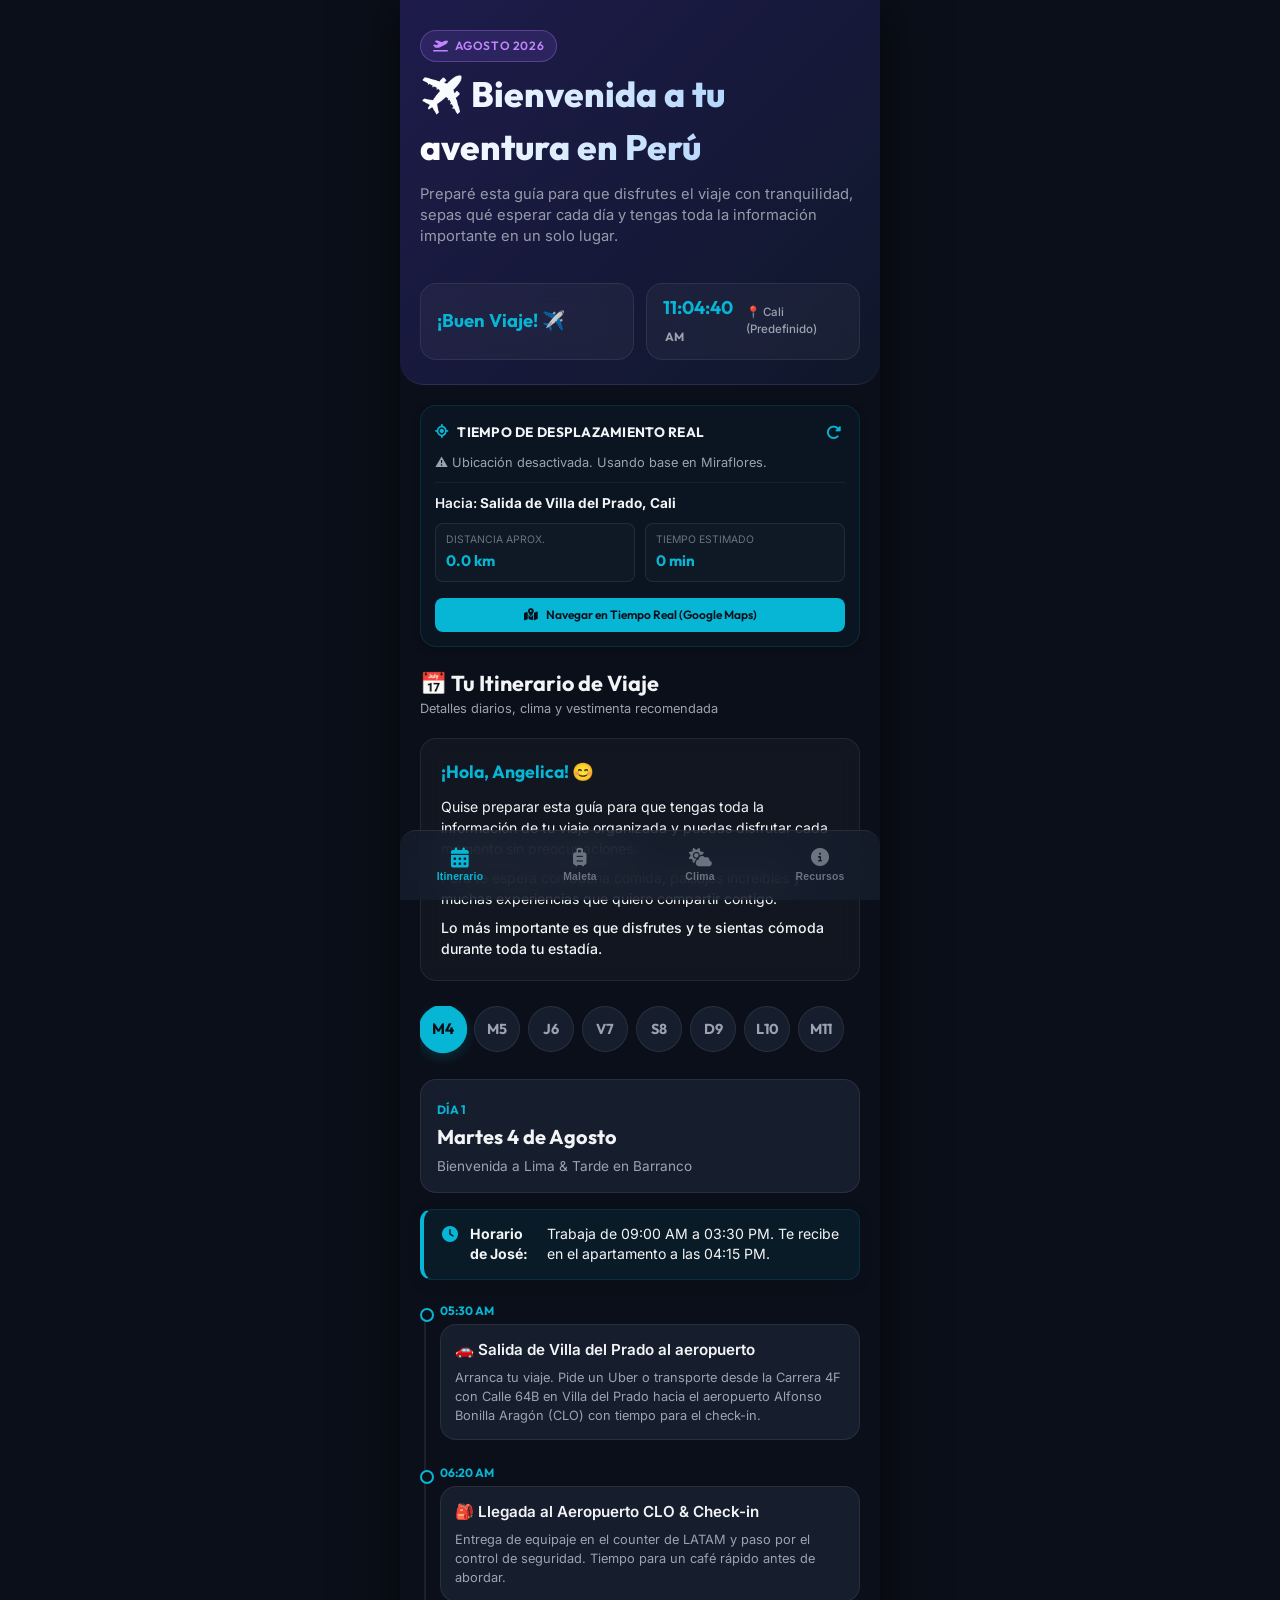
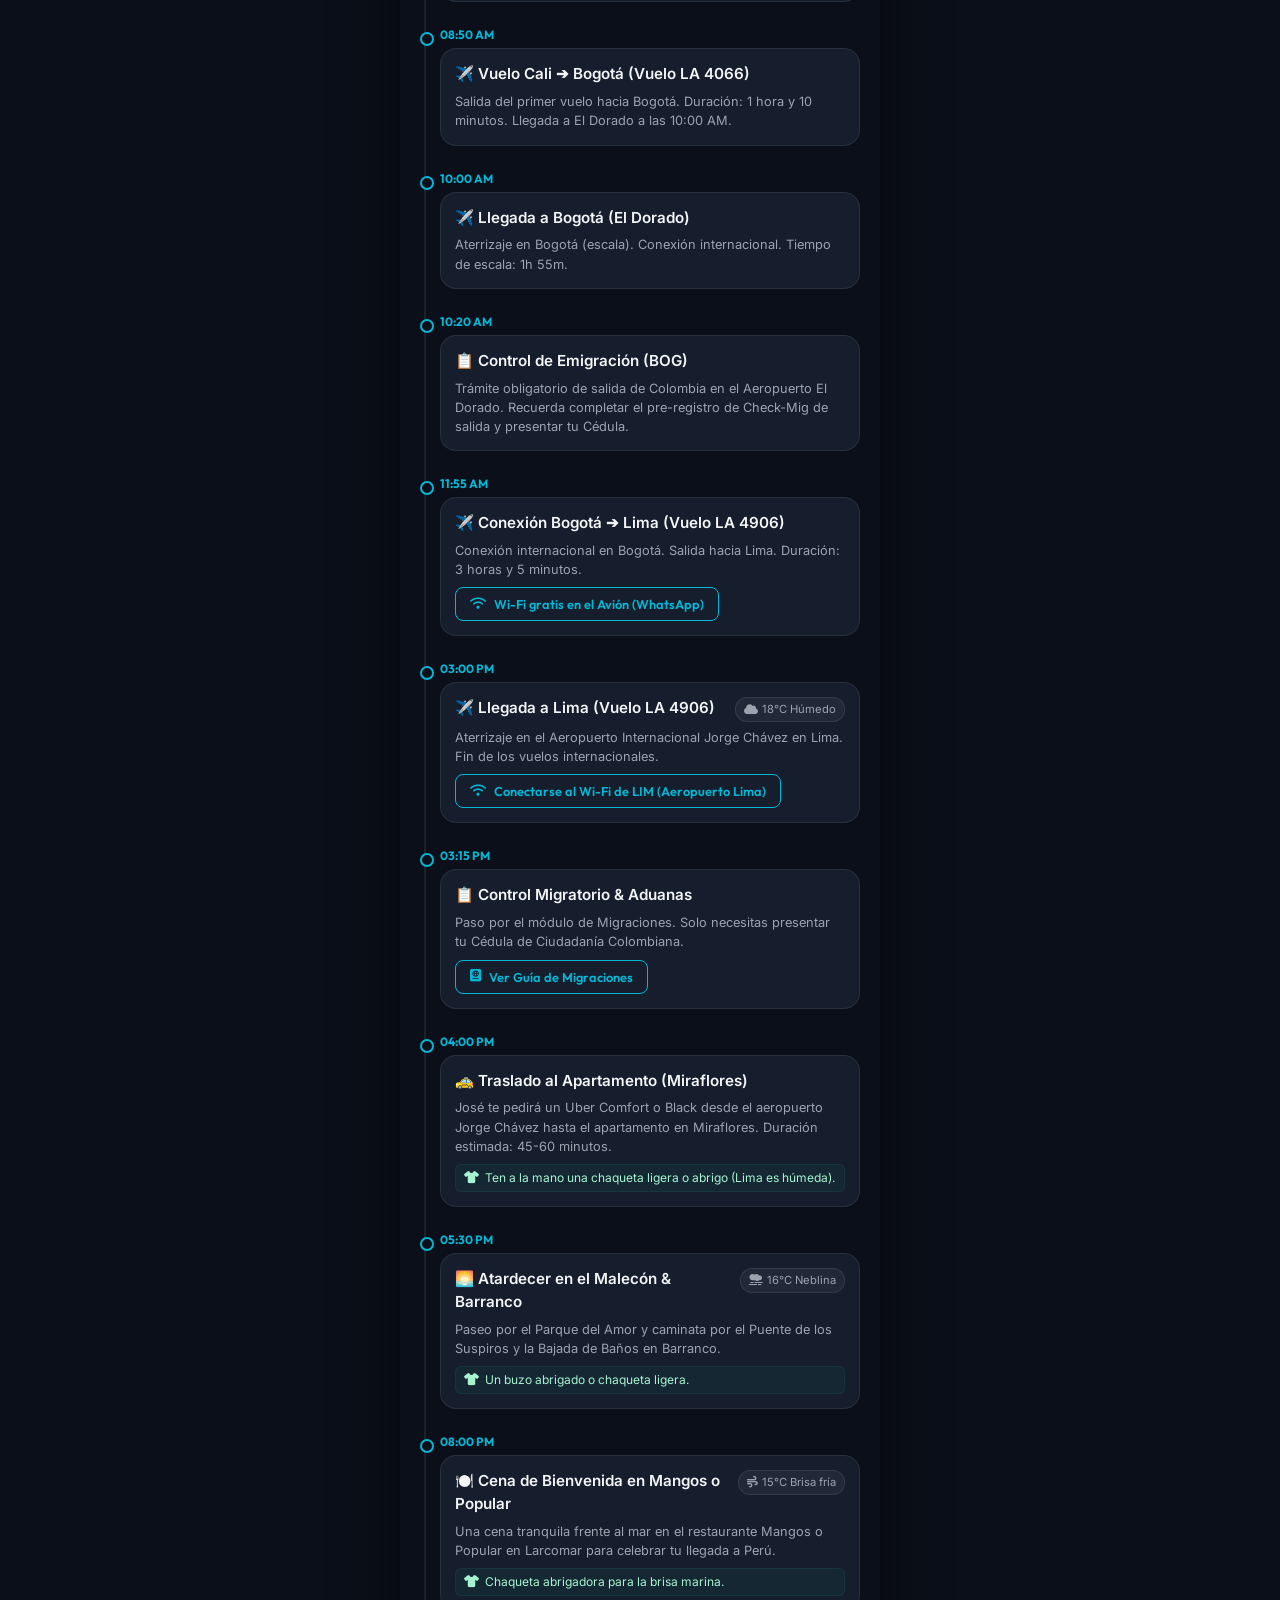
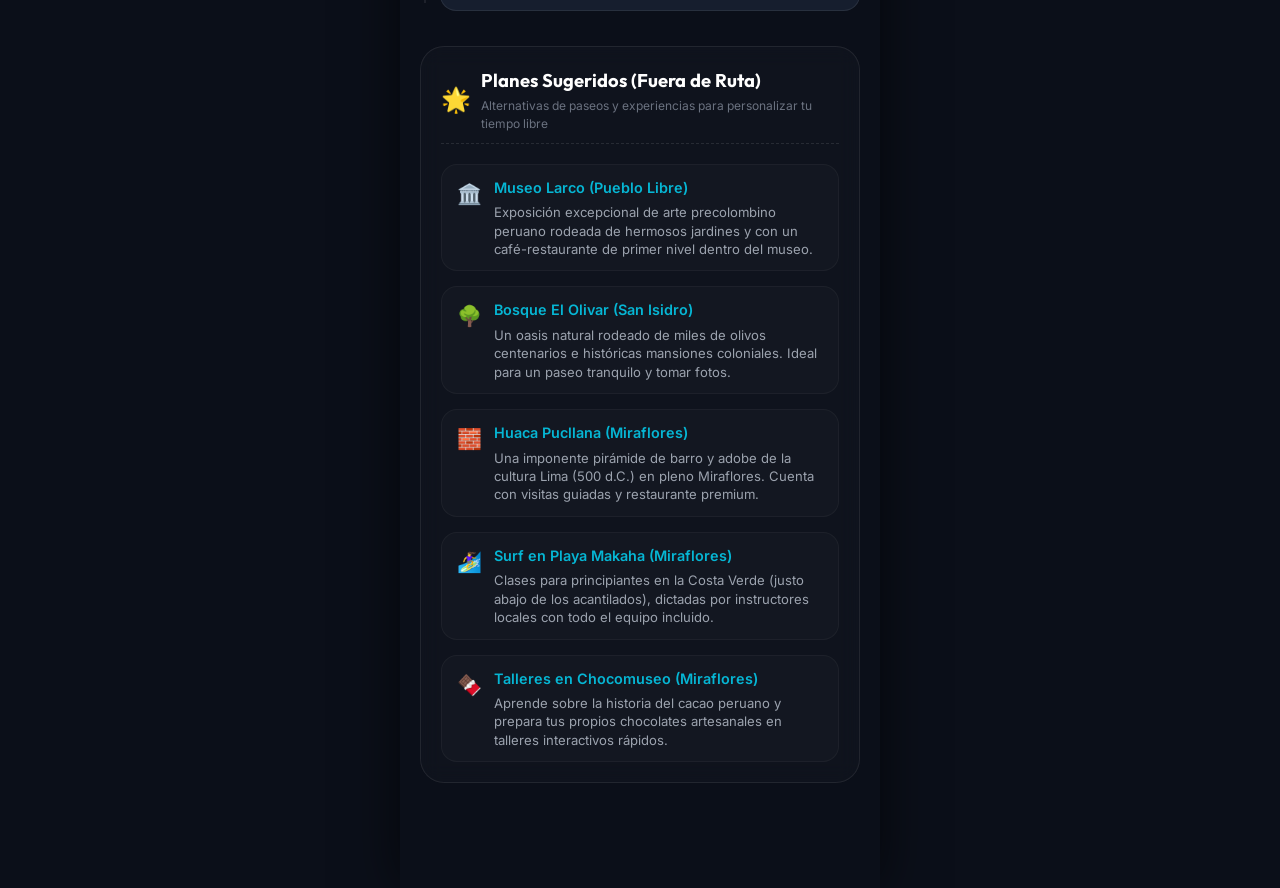
<file: angelica.html>
<!DOCTYPE html>
<html lang="es">
<head>
    <meta charset="UTF-8">
    <meta name="viewport" content="width=device-width, initial-scale=1.0">
    <title>✈️ Mi Viaje a Perú 2026 - Angelica</title>
    <!-- Google Fonts: Outfit & Inter -->
    <link rel="preconnect" href="https://fonts.googleapis.com">
    <link rel="preconnect" href="https://fonts.gstatic.com" crossorigin>
    <link href="https://fonts.googleapis.com/css2?family=Inter:wght@300;400;500;600;700&family=Outfit:wght@400;500;600;700;800&display=swap" rel="stylesheet">
    <!-- FontAwesome for icons -->
    <link rel="stylesheet" href="https://cdnjs.cloudflare.com/ajax/libs/font-awesome/6.4.0/css/all.min.css">
    <!-- Main Style Sheet -->
    <link rel="stylesheet" href="style.css?v=1.0.2">
</head>
<body>
    <!-- App Container -->
    <div class="app-container">
        
        <!-- Header -->
        <header class="app-header">
            <div class="header-content">
                <span class="badge badge-purple"><i class="fa-solid fa-plane-departure"></i> Agosto 2026</span>
                <h1>✈️ Bienvenida a tu aventura en Perú</h1>
                <p class="subtitle" style="margin-top: 10px; font-size: 0.92rem; line-height: 1.45; opacity: 0.95;">Preparé esta guía para que disfrutes el viaje con tranquilidad, sepas qué esperar cada día y tengas toda la información importante en un solo lugar.</p>
            </div>
            
            <!-- Countdown & Local Clock Container -->
            <div class="header-widgets-grid">
                <div id="countdown-widget" class="countdown-widget">
                    <div class="countdown-time">
                        <span id="countdown-days">00</span><small>d</small> : 
                        <span id="countdown-hours">00</span><small>h</small> : 
                        <span id="countdown-mins">00</span><small>m</small>
                    </div>
                    <div class="countdown-label">Falta para tu viaje</div>
                </div>
                
                <div id="local-clock-widget" class="local-clock-widget">
                    <div class="clock-time" id="clock-hms">00:00:00</div>
                    <div class="clock-label" id="clock-city">📍 Obteniendo ubicación...</div>
                </div>
            </div>
        </header>

        <!-- Geolocation & Route Calculator Widget (Global) -->
        <section class="location-widget-container" style="margin-top: 20px;">
            <div class="location-widget" id="loc-widget">
                <div class="loc-header">
                    <div class="loc-title">
                        <i class="fa-solid fa-location-crosshairs text-cyan"></i>
                        <span>Tiempo de Desplazamiento Real</span>
                    </div>
                    <button class="btn-refresh-loc" id="btn-update-loc" title="Actualizar mi ubicación">
                        <i class="fa-solid fa-rotate-right"></i>
                    </button>
                </div>
                <div class="loc-body">
                    <p id="loc-status" class="loc-status-text">Detectando tu ubicación...</p>
                    <div id="loc-results" class="loc-results" style="display: none;">
                        <!-- Dynamically filled with distance/time to next activity -->
                    </div>
                </div>
            </div>
        </section>

        <!-- Main Content Area -->
        <main class="main-content">
            
            <!-- TAB 1: ITINERARIO -->
            <div id="tab-itinerary" class="tab-pane active">
                <div class="section-title">
                    <h2>📅 Tu Itinerario de Viaje</h2>
                    <p>Detalles diarios, clima y vestimenta recomendada</p>
                </div>

                <!-- Mensaje Personal de Bienvenida -->
                <div class="welcome-message-card" style="margin-bottom: 25px; padding: 20px; background: rgba(255, 255, 255, 0.03); border: 1px solid var(--border-glass); border-radius: var(--border-radius-md); backdrop-filter: blur(10px);">
                    <h3 style="font-family: var(--font-heading); font-size: 1.1rem; font-weight: 700; color: var(--primary); margin-bottom: 10px;">¡Hola, Angelica! 😊</h3>
                    <p style="font-size: 0.88rem; color: var(--text-primary); line-height: 1.5; margin-bottom: 8px;">Quise preparar esta guía para que tengas toda la información de tu viaje organizada y puedas disfrutar cada momento sin preocupaciones.</p>
                    <p style="font-size: 0.88rem; color: var(--text-primary); line-height: 1.5; margin-bottom: 8px;">Perú te espera con buena comida, paisajes increíbles y muchas experiencias que quiero compartir contigo.</p>
                    <p style="font-size: 0.88rem; color: var(--text-primary); line-height: 1.5; font-weight: 500; margin-bottom: 0;">Lo más importante es que disfrutes y te sientas cómoda durante toda tu estadía.</p>
                </div>
                
                <!-- Day Selector -->
                <div class="day-selector">
                    <button class="day-btn active" data-day="1">M4</button>
                    <button class="day-btn" data-day="2">M5</button>
                    <button class="day-btn" data-day="3">J6</button>
                    <button class="day-btn" data-day="4">V7</button>
                    <button class="day-btn" data-day="5">S8</button>
                    <button class="day-btn" data-day="6">D9</button>
                    <button class="day-btn" data-day="7">L10</button>
                    <button class="day-btn" data-day="8">M11</button>
                </div>

                <!-- Daily Content Cards -->
                <div class="daily-cards-container">
                    
                    <!-- Day 1 -->
                    <div class="day-card active" id="day-card-1">
                        <div class="day-header">
                            <span class="day-number">Día 1</span>
                            <h3>Martes 4 de Agosto</h3>
                            <span class="day-desc">Bienvenida a Lima & Tarde en Barranco</span>
                        </div>
                        <div class="alert alert-info">
                            <i class="fa-solid fa-clock"></i> <strong>Horario de José:</strong> Trabaja de 09:00 AM a 03:30 PM. Te recibe en el apartamento a las 04:15 PM.
                        </div>
                        <ul class="timeline">
                            <li data-lat="3.466876" data-lon="-76.488552" data-name="Salida de Villa del Prado, Cali">
                                <div class="time">05:30 AM</div>
                                <div class="timeline-content">
                                    <div class="content-header">
                                        <h4>🚗 Salida de Villa del Prado al aeropuerto</h4>
                                    </div>
                                    <p>Arranca tu viaje. Pide un Uber o transporte desde la Carrera 4F con Calle 64B en Villa del Prado hacia el aeropuerto Alfonso Bonilla Aragón (CLO) con tiempo para el check-in.</p>
                                </div>
                            </li>
                            <li data-lat="3.5430" data-lon="-76.3816" data-name="Aeropuerto Alfonso Bonilla Aragón (CLO)">
                                <div class="time">06:20 AM</div>
                                <div class="timeline-content">
                                    <div class="content-header">
                                        <h4>🎒 Llegada al Aeropuerto CLO & Check-in</h4>
                                    </div>
                                    <p>Entrega de equipaje en el counter de LATAM y paso por el control de seguridad. Tiempo para un café rápido antes de abordar.</p>
                                </div>
                            </li>
                            <li data-lat="3.5430" data-lon="-76.3816" data-name="Aeropuerto Alfonso Bonilla Aragón (CLO)">
                                <div class="time">08:50 AM</div>
                                <div class="timeline-content">
                                    <div class="content-header">
                                        <h4>✈️ Vuelo Cali ➔ Bogotá (Vuelo LA 4066)</h4>
                                    </div>
                                    <p>Salida del primer vuelo hacia Bogotá. Duración: 1 hora y 10 minutos. Llegada a El Dorado a las 10:00 AM.</p>
                                </div>
                            </li>
                            <li data-lat="4.7016" data-lon="-74.1469" data-name="Aeropuerto El Dorado (BOG)">
                                <div class="time">10:00 AM</div>
                                <div class="timeline-content">
                                    <div class="content-header">
                                        <h4>✈️ Llegada a Bogotá (El Dorado)</h4>
                                    </div>
                                    <p>Aterrizaje en Bogotá (escala). Conexión internacional. Tiempo de escala: 1h 55m.</p>
                                </div>
                            </li>
                            <li data-lat="4.7016" data-lon="-74.1469" data-name="Migración de Salida BOG">
                                <div class="time">10:20 AM</div>
                                <div class="timeline-content">
                                    <div class="content-header">
                                        <h4>📋 Control de Emigración (BOG)</h4>
                                    </div>
                                    <p>Trámite obligatorio de salida de Colombia en el Aeropuerto El Dorado. Recuerda completar el pre-registro de Check-Mig de salida y presentar tu Cédula.</p>
                                </div>
                            </li>
                            <li data-lat="4.7016" data-lon="-74.1469" data-name="Aeropuerto El Dorado (BOG)">
                                <div class="time">11:55 AM</div>
                                <div class="timeline-content">
                                    <div class="content-header">
                                        <h4>✈️ Conexión Bogotá ➔ Lima (Vuelo LA 4906)</h4>
                                    </div>
                                    <p>Conexión internacional en Bogotá. Salida hacia Lima. Duración: 3 horas y 5 minutos.</p>
                                    <button class="btn btn-sm btn-outline" style="margin-top: 8px; border-color: var(--primary); color: var(--primary);" onclick="document.getElementById('wifi-dialog').showModal()">
                                        <i class="fa-solid fa-wifi"></i> Wi-Fi gratis en el Avión (WhatsApp)
                                    </button>
                                </div>
                            </li>
                            <li data-lat="-12.0240" data-lon="-77.1120" data-name="Aeropuerto Jorge Chávez (LIM)">
                                <div class="time">03:00 PM</div>
                                <div class="timeline-content">
                                    <div class="content-header">
                                        <h4>✈️ Llegada a Lima (Vuelo LA 4906)</h4>
                                        <span class="weather-tag"><i class="fa-solid fa-cloud"></i> 18°C Húmedo</span>
                                    </div>
                                    <p>Aterrizaje en el Aeropuerto Internacional Jorge Chávez en Lima. Fin de los vuelos internacionales.</p>
                                    <button class="btn btn-sm btn-outline" style="margin-top: 8px; border-color: var(--primary); color: var(--primary);" onclick="document.getElementById('wifi-dialog').showModal()">
                                        <i class="fa-solid fa-wifi"></i> Conectarse al Wi-Fi de LIM (Aeropuerto Lima)
                                    </button>
                                </div>
                            </li>
                            <li data-lat="-12.0240" data-lon="-77.1120" data-name="Paso por Migraciones">
                                <div class="time">03:15 PM</div>
                                <div class="timeline-content">
                                    <div class="content-header">
                                        <h4>📋 Control Migratorio & Aduanas</h4>
                                    </div>
                                    <p>Paso por el módulo de Migraciones. Solo necesitas presentar tu Cédula de Ciudadanía Colombiana.</p>
                                    <button class="btn btn-sm btn-outline" style="margin-top: 8px; border-color: var(--primary); color: var(--primary);" onclick="document.getElementById('migration-dialog').showModal()">
                                        <i class="fa-solid fa-passport"></i> Ver Guía de Migraciones
                                    </button>
                                </div>
                            </li>
                            <li data-lat="-12.1287" data-lon="-77.0223" data-name="Traslado a Miraflores">
                                <div class="time">04:00 PM</div>
                                <div class="timeline-content">
                                    <div class="content-header">
                                        <h4>🚕 Traslado al Apartamento (Miraflores)</h4>
                                    </div>
                                    <p>José te pedirá un Uber Comfort o Black desde el aeropuerto Jorge Chávez hasta el apartamento en Miraflores. Duración estimada: 45-60 minutos.</p>
                                    <div class="clothing-tips"><i class="fa-solid fa-shirt"></i> Ten a la mano una chaqueta ligera o abrigo (Lima es húmeda).</div>
                                </div>
                            </li>
                            <li data-lat="-12.1492" data-lon="-77.0220" data-name="Puente de los Suspiros, Barranco">
                                <div class="time">05:30 PM</div>
                                <div class="timeline-content">
                                    <div class="content-header">
                                        <h4>🌅 Atardecer en el Malecón & Barranco</h4>
                                        <span class="weather-tag"><i class="fa-solid fa-smog"></i> 16°C Neblina</span>
                                    </div>
                                    <p>Paseo por el Parque del Amor y caminata por el Puente de los Suspiros y la Bajada de Baños en Barranco.</p>
                                    <div class="clothing-tips"><i class="fa-solid fa-shirt"></i> Un buzo abrigado o chaqueta ligera.</div>
                                </div>
                            </li>
                            <li data-lat="-12.1311" data-lon="-77.0301" data-name="Larcomar, Miraflores">
                                <div class="time">08:00 PM</div>
                                <div class="timeline-content">
                                    <div class="content-header">
                                        <h4>🍽️ Cena de Bienvenida en Mangos o Popular</h4>
                                        <span class="weather-tag"><i class="fa-solid fa-wind"></i> 15°C Brisa fría</span>
                                    </div>
                                    <p>Una cena tranquila frente al mar en el restaurante Mangos o Popular en Larcomar para celebrar tu llegada a Perú.</p>
                                    <div class="clothing-tips"><i class="fa-solid fa-shirt"></i> Chaqueta abrigadora para la brisa marina.</div>
                                </div>
                            </li>
                        </ul>
                    </div>

                    <!-- Day 2 -->
                    <div class="day-card" id="day-card-2">
                        <div class="day-header">
                            <span class="day-number">Día 2</span>
                            <h3>Miércoles 5 de Agosto</h3>
                            <span class="day-desc">Full-Day Paracas & Ica (Huacachina)</span>
                        </div>
                        <div class="alert alert-info">
                            <i class="fa-solid fa-clock"></i> <strong>Horario de José:</strong> Trabaja de 09:00 AM a 04:00 PM. <strong>Reunión Grounding C1:</strong> 08:00 PM a 09:00 PM (se conecta desde el apartamento). ¡Cenamos después!
                        </div>
                        <ul class="timeline">
                            <li data-lat="-12.1287" data-lon="-77.0223" data-name="Av. Benavides 1130 (Recogida)">
                                <div class="time">04:30 AM</div>
                                <div class="timeline-content">
                                    <div class="content-header">
                                        <h4>🚐 Recogida para el Full-Day</h4>
                                        <span class="weather-tag"><i class="fa-solid fa-moon"></i> 14°C Madrugada fría</span>
                                    </div>
                                    <p>El bus turístico te recogerá directamente en la puerta del apartamento para iniciar el viaje al sur.</p>
                                    <div class="clothing-tips"><i class="fa-solid fa-shirt"></i> Ropa bien abrigada (puedes dormir en el bus).</div>
                                </div>
                            </li>
                            <li data-lat="-13.8340" data-lon="-76.2514" data-name="Puerto de Paracas (Botes)">
                                <div class="time">08:00 AM</div>
                                <div class="timeline-content">
                                    <div class="content-header">
                                        <h4>🌊 Islas Ballestas (Paracas)</h4>
                                        <span class="weather-tag"><i class="fa-solid fa-wind"></i> 17°C Viento fuerte</span>
                                    </div>
                                    <p>Paseo en lancha rápida para ver lobos marinos, pingüinos y El Candelabro.</p>
                                     <div class="clothing-tips-warning"><i class="fa-solid fa-shield-halved"></i> <strong>Chaqueta Cortavientos Obligatoria</strong>, lentes de sol y gorro con sujetador.</div>
                                </div>
                            </li>
                            <li data-lat="-14.0875" data-lon="-75.7630" data-name="Bodega Vitivinícola Ica">
                                <div class="time">01:00 PM</div>
                                <div class="timeline-content">
                                    <div class="content-header">
                                        <h4>🍽️ Almuerzo en Ica (Incluido)</h4>
                                        <span class="weather-tag"><i class="fa-solid fa-sun"></i> 25°C Soleado y cálido</span>
                                    </div>
                                    <p>Almuerzo típico iqueño incluido en una bodega artesanal tradicional.</p>
                                    <div class="clothing-tips"><i class="fa-solid fa-shirt"></i> Ropa ligera, camiseta manga corta, lentes y bloqueador.</div>
                                </div>
                            </li>
                            <li data-lat="-14.0875" data-lon="-75.7630" data-name="Oasis de Huacachina">
                                <div class="time">02:30 PM</div>
                                <div class="timeline-content">
                                    <div class="content-header">
                                        <h4>🏜️ Buggies, Sandboarding & Cata</h4>
                                        <span class="weather-tag"><i class="fa-solid fa-sun"></i> 26°C Sol de desierto</span>
                                    </div>
                                    <p>Adrenalina en los carros areneros, sandboarding en las dunas y degustación guiada de pisco.</p>
                                     <div class="clothing-tips-warning"><i class="fa-solid fa-shield-halved"></i> <strong>Zapatillas cerradas obligatorias</strong> (no sandalias) y lentes de sol para la arena.</div>
                                </div>
                            </li>
                            <li data-lat="-12.1287" data-lon="-77.0223" data-name="Apartamento en Miraflores">
                                <div class="time">10:00 PM</div>
                                <div class="timeline-content">
                                    <div class="content-header">
                                        <h4>🏠 Retorno al Apartamento</h4>
                                        <span class="weather-tag"><i class="fa-solid fa-cloud-moon"></i> 15°C Fresco</span>
                                    </div>
                                    <p>Llegada del bus de retorno para descansar del largo día. La cena queda abierta/opcional en caso de que llegues con hambre (puede ser un domicilio o algo rápido en el apartamento).</p>
                                </div>
                            </li>
                        </ul>
                    </div>

                    <!-- Day 3 -->
                    <div class="day-card" id="day-card-3">
                        <div class="day-header">
                            <span class="day-number">Día 3</span>
                            <h3>Jueves 6 de Agosto</h3>
                            <span class="day-desc">Centro Histórico & Fuentes de Agua</span>
                        </div>
                        <div class="alert alert-info">
                            <i class="fa-solid fa-clock"></i> <strong>Tiempo libre:</strong> Mientras estoy en la oficina, tendrás tiempo libre para explorar Miraflores y descansar. Nos vemos a las 04:15 PM para ir al Centro Histórico.
                        </div>
                        <ul class="timeline">
                            <li class="recommendation-item">
                                <div class="time">Mañana Libre</div>
                                <div class="timeline-content recommendation-content">
                                    <div class="content-header">
                                        <h4>☀️ Recomendaciones para tu mañana libre</h4>
                                        <span class="badge badge-purple"><i class="fa-solid fa-star"></i> Planes</span>
                                    </div>
                                    <p>José está trabajando. Disfruta de Miraflores a tu propio ritmo:</p>
                                    <div style="margin-top: 10px; font-size: 0.85rem; line-height: 1.4em; color: var(--text-secondary);">
                                        <p style="margin-bottom: 8px;">🚶‍♀️ <strong>Paseo por el Malecón</strong>: Camina hacia el Parque del Amor y el Faro de la Marina (vista espectacular al mar y muy seguro).</p>
                                        <p style="margin-bottom: 8px;">☕ <strong>Toma un buen café</strong>: Visita <em>Milimétrica</em>, <em>Puku Puku</em> o <em>Origen Tostadores de Café</em>.</p>
                                        <p style="margin-bottom: 8px;">🛍️ <strong>Centro comercial Larcomar</strong>: Visítalo de día para disfrutar de la vista al acantilado con total tranquilidad.</p>
                                    </div>
                                </div>
                            </li>
                            <li data-lat="-12.0464" data-lon="-77.0300" data-name="Plaza Mayor de Lima">
                                <div class="time">04:30 PM</div>
                                <div class="timeline-content">
                                    <div class="content-header">
                                        <h4>🏛️ Centro Histórico de Lima</h4>
                                        <span class="weather-tag"><i class="fa-solid fa-cloud"></i> 18°C Fresco</span>
                                    </div>
                                    <p>Paseo por la Plaza Mayor, Palacio de Gobierno iluminado y el Convento de San Francisco.</p>
                                    <div class="clothing-tips"><i class="fa-solid fa-shirt"></i> Chaqueta ligera o buzo abrigado.</div>
                                </div>
                            </li>
                            <li data-lat="-12.0725" data-lon="-77.0345" data-name="Parque de la Reserva (Fuentes)">
                                <div class="time">07:00 PM</div>
                                <div class="timeline-content">
                                    <div class="content-header">
                                        <h4>⛲ Circuito Mágico del Agua</h4>
                                        <span class="weather-tag"><i class="fa-solid fa-wind"></i> 16°C Noche fresca</span>
                                    </div>
                                    <p>Espectáculo de fuentes de agua interactivo con proyecciones y música. Los espectáculos multimedia de la Fuente de la Fantasía se realizan a las **07:15 PM**, **08:15 PM** y **09:10 PM** (recomendado llegar 15 min antes).</p>
                                    <div class="clothing-tips"><i class="fa-solid fa-shirt"></i> Lleva una chaqueta abrigada (el show es a la intemperie).</div>
                                </div>
                            </li>
                            <li data-lat="-12.1125" data-lon="-77.0345" data-name="Restaurante Maketto">
                                <div class="time">08:45 PM</div>
                                <div class="timeline-content">
                                    <h4>🍜 Cena en Maketto (Miraflores)</h4>
                                    <p>Cena asiática premium: ramen y baos deliciosos en un gran ambiente.</p>
                                </div>
                            </li>
                        </ul>
                    </div>

                    <!-- Day 4 -->
                    <div class="day-card" id="day-card-4">
                        <div class="day-header">
                            <span class="day-number">Día 4</span>
                            <h3>Viernes 7 de Agosto</h3>
                            <span class="day-desc">Almuerzo en Lima & Vuelo a Cusco</span>
                        </div>
                        <div class="alert alert-info">
                            <i class="fa-solid fa-clock"></i> <strong>Tiempo libre:</strong> Mientras estoy en la oficina, tendrás la mañana libre para pasear, comprar souvenirs y empacar con calma. Almorzaremos juntos a las 04:30 PM.
                        </div>
                        <ul class="timeline">
                            <li class="recommendation-item">
                                <div class="time">Mañana Libre</div>
                                <div class="timeline-content recommendation-content">
                                    <div class="content-header">
                                        <h4>☀️ Recomendaciones para tu mañana libre</h4>
                                        <span class="badge badge-purple"><i class="fa-solid fa-star"></i> Planes</span>
                                    </div>
                                    <p>Mañana ideal para empacar y dar un último paseo por Lima:</p>
                                    <div style="margin-top: 10px; font-size: 0.85rem; line-height: 1.4em; color: var(--text-secondary);">
                                        <p style="margin-bottom: 8px;">🎨 <strong>Recorre Barranco de día</strong>: Visita la Bajada de Baños y admira el arte urbano y los murales bohemios.</p>
                                        <p style="margin-bottom: 8px;">🍫 <strong>Lleva un recuerdo dulce</strong>: Ve a <em>El Cacaotal</em> en Barranco para comprar chocolates artesanales de origen peruano.</p>
                                        <p style="margin-bottom: 8px;">🎒 <strong>Alístate para Cusco</strong>: Deja lista tu mochila o maleta de mano pequeña (viajamos de noche y Cusco estará muy frío).</p>
                                    </div>
                                </div>
                            </li>
                            <li data-lat="-12.1287" data-lon="-77.0223" data-name="Punto Azul Miraflores">
                                <div class="time">04:30 PM</div>
                                <div class="timeline-content">
                                    <div class="content-header">
                                        <h4>🐟 Almuerzo Marino en Punto Azul</h4>
                                        <span class="weather-tag"><i class="fa-solid fa-cloud"></i> 18°C Templado</span>
                                    </div>
                                    <p>Ceviches y platos marinos clásicos en Miraflores antes de ir al aeropuerto.</p>
                                </div>
                            </li>
                            <li data-lat="-12.0240" data-lon="-77.1120" data-name="Aeropuerto Internacional Jorge Chávez">
                                <div class="time">06:15 PM</div>
                                <div class="timeline-content">
                                    <div class="content-header">
                                        <h4>🚕 Traslado al Aeropuerto de Lima</h4>
                                    </div>
                                    <p>Traslado en Uber hacia el aeropuerto Jorge Chávez para abordar el vuelo nacional a Cusco. Duración estimada: 45-60 minutos.</p>
                                </div>
                            </li>
                            <li data-lat="-12.0240" data-lon="-77.1120" data-name="Aeropuerto Jorge Chávez (LIM)">
                                <div class="time">07:15 PM</div>
                                <div class="timeline-content">
                                    <div class="content-header">
                                        <h4>🎒 Llegada al Aeropuerto & Check-in</h4>
                                    </div>
                                    <p>Ingreso al terminal, entrega de equipaje en counter de LATAM y paso por el control de seguridad nacional.</p>
                                </div>
                            </li>
                            <li data-lat="-12.0240" data-lon="-77.1120" data-name="Aeropuerto Jorge Chávez (LIM)">
                                <div class="time">09:10 PM</div>
                                <div class="timeline-content">
                                    <div class="content-header">
                                        <h4>✈️ Vuelo Lima ➔ Cusco (Vuelo LA 2200)</h4>
                                        <span class="weather-tag-danger"><i class="fa-solid fa-snowflake"></i> 5°C Frío andino</span>
                                    </div>
                                    <p>Salida del vuelo hacia Cusco. Duración: 1 hora y 25 minutos. Aterrizaje en Cusco a las 10:35 PM.</p>
                                     <div class="clothing-tips-warning"><i class="fa-solid fa-shield-halved"></i> <strong>Llevar chaqueta de plumas abrigada a la mano</strong> para ponértela al bajar del avión.</div>
                                </div>
                            </li>
                            <li data-lat="-13.5160" data-lon="-71.9780" data-name="Hotel en Cusco">
                                <div class="time">10:35 PM</div>
                                <div class="timeline-content">
                                    <div class="content-header">
                                        <h4>🏨 Llegada a Cusco & Traslado</h4>
                                        <span class="weather-tag-danger"><i class="fa-solid fa-snowflake"></i> 4°C Muy frío</span>
                                    </div>
                                    <p>Aterrizaje en Cusco. Recogida de equipaje y traslado privado al hotel en Cusco incluido para descansar.</p>
                                </div>
                            </li>
                        </ul>
                    </div>

                    <!-- Day 5 -->
                    <div class="day-card" id="day-card-5">
                        <div class="day-header">
                            <span class="day-number">Día 5</span>
                            <h3>Sábado 8 de Agosto</h3>
                            <span class="day-desc">Valle Sagrado VIP (Pisac & Ollanta)</span>
                        </div>
                        <ul class="timeline">
                            <li data-lat="-13.4250" data-lon="-71.8500" data-name="Complejo Arqueológico Pisac">
                                <div class="time">08:00 AM</div>
                                <div class="timeline-content">
                                    <div class="content-header">
                                        <h4>🏔️ Excursión al Valle Sagrado VIP</h4>
                                        <span class="weather-tag"><i class="fa-solid fa-sun"></i> 19°C Sol andino</span>
                                    </div>
                                    <p>Visita guiada a Pisac y las impresionantes ruinas de Ollantaytambo. Almuerzo buffet en Urubamba incluido.</p>
                                    <div class="clothing-tips"><i class="fa-solid fa-shirt"></i> Vestir en capas, usar bloqueador solar SPF 50+ y sombrero.</div>
                                </div>
                            </li>
                            <li data-lat="-13.1551" data-lon="-72.5255" data-name="Aguas Calientes Pueblo">
                                <div class="time">06:30 PM</div>
                                <div class="timeline-content">
                                    <div class="content-header">
                                        <h4>🏨 Tren Vistadome & Noche en Aguas Calientes</h4>
                                        <span class="weather-tag"><i class="fa-solid fa-temperature-arrow-down"></i> 10°C Fresco</span>
                                    </div>
                                    <p>Viaje en tren panorámico Vistadome y descanso en el hotel seleccionado al pie de Machu Picchu.</p>
                                    <div class="clothing-tips"><i class="fa-solid fa-shirt"></i> Un buzo o saco abrigado.</div>
                                </div>
                            </li>
                        </ul>
                    </div>

                    <!-- Day 6 -->
                    <div class="day-card" id="day-card-6">
                        <div class="day-header">
                            <span class="day-number">Día 6</span>
                            <h3>Domingo 9 de Agosto</h3>
                            <span class="day-desc">El Santuario de Machu Picchu</span>
                        </div>
                        <ul class="timeline">
                            <li data-lat="-13.1631" data-lon="-72.5450" data-name="Machu Picchu Santuario">
                                <div class="time">08:30 AM</div>
                                <div class="timeline-content">
                                    <div class="content-header">
                                        <h4>🏛️ Visita Guiada a la Ciudadela de Machu Picchu</h4>
                                        <span class="weather-tag"><i class="fa-solid fa-cloud-sun"></i> 22°C Cálido y húmedo</span>
                                    </div>
                                    <p>Ingreso a la ciudadela con guía privado. Recorrido por los templos y la clásica foto postal.</p>
                                     <div class="clothing-tips-warning"><i class="fa-solid fa-bug"></i> <strong>Manga larga ligera y repelente de insectos con DEET</strong> (hay mosquitos). Lentes de sol.</div>
                                </div>
                            </li>
                            <li data-lat="-13.1551" data-lon="-72.5255" data-name="Aguas Calientes Restaurantes">
                                <div class="time">12:30 PM</div>
                                <div class="timeline-content">
                                    <h4>🍔 Almuerzo en Aguas Calientes y Tren de Retorno</h4>
                                    <p>Almuerzo en el pueblo de Aguas Calientes y tren Vistadome de regreso a Ollantaytambo, con posterior traslado a tu hotel en Cusco.</p>
                                </div>
                            </li>
                            <li data-lat="-13.5160" data-lon="-71.9780" data-name="Ciudad Imperial de Cusco">
                                <div class="time">08:30 PM</div>
                                <div class="timeline-content">
                                    <div class="content-header">
                                        <h4>🍲 Noche en la Ciudad Imperial</h4>
                                        <span class="weather-tag-danger"><i class="fa-solid fa-snowflake"></i> 3°C Frío helado</span>
                                    </div>
                                    <p>Cena ligera en Cusco. Prepárate para una noche fría de aclimatación.</p>
                                    <div class="clothing-tips"><i class="fa-solid fa-shirt"></i> Chaqueta gruesa de plumas, gorro de lana y guantes.</div>
                                </div>
                            </li>
                        </ul>
                    </div>

                    <!-- Day 7 -->
                    <div class="day-card" id="day-card-7">
                        <div class="day-header">
                            <span class="day-number">Día 7</span>
                            <h3>Lunes 10 de Agosto</h3>
                            <span class="day-desc">Retorno a Lima & Cena de Despedida</span>
                        </div>
                        <ul class="timeline">
                            <li data-lat="-13.5160" data-lon="-71.9780" data-name="Hotel en Cusco">
                                <div class="time">08:30 AM</div>
                                <div class="timeline-content">
                                    <div class="content-header">
                                        <h4>🚕 Traslado al Aeropuerto de Cusco</h4>
                                        <span class="weather-tag"><i class="fa-solid fa-cloud-sun"></i> 12°C Despejado</span>
                                    </div>
                                    <p>Check-out y traslado en taxi desde el hotel al Aeropuerto de Cusco. Trayecto de 15-20 minutos.</p>
                                </div>
                            </li>
                            <li data-lat="-13.5350" data-lon="-71.9390" data-name="Aeropuerto de Cusco (CUZ)">
                                <div class="time">08:50 AM</div>
                                <div class="timeline-content">
                                    <div class="content-header">
                                        <h4>🎒 Llegada al Aeropuerto de Cusco</h4>
                                    </div>
                                    <p>Check-in y seguridad. Desayuno o almuerzo rápido en el aeropuerto antes del embarque.</p>
                                </div>
                            </li>
                            <li data-lat="-13.5350" data-lon="-71.9390" data-name="Aeropuerto de Cusco (CUZ)">
                                <div class="time">10:40 AM</div>
                                <div class="timeline-content">
                                    <div class="content-header">
                                        <h4>✈️ Vuelo Cusco ➔ Lima (Vuelo LA 2014)</h4>
                                    </div>
                                    <p>Vuelo de regreso. Duración: 1h 35m. Aterrizaje en el Aeropuerto Jorge Chávez a las 12:15 PM.</p>
                                </div>
                            </li>
                            <li data-lat="-12.0240" data-lon="-77.1120" data-name="Aeropuerto Jorge Chávez (LIM)">
                                <div class="time">12:15 PM</div>
                                <div class="timeline-content">
                                    <div class="content-header">
                                        <h4>✈️ Llegada a Lima & Traslado</h4>
                                        <span class="weather-tag"><i class="fa-solid fa-cloud"></i> 18°C Nublado</span>
                                    </div>
                                    <p>Recogida de equipaje y traslado en Uber de regreso a Miraflores.</p>
                                </div>
                            </li>
                            <li data-lat="-12.1287" data-lon="-77.0223" data-name="Apartamento de José">
                                <div class="time">01:15 PM</div>
                                <div class="timeline-content">
                                    <div class="content-header">
                                        <h4>🏠 Regreso al Apartamento en Miraflores</h4>
                                    </div>
                                    <p>Llegada al apartamento para desempacar y disfrutar de una tarde de descanso y relax en Miraflores.</p>
                                </div>
                            </li>
                            <li data-lat="-12.1220" data-lon="-77.0300" data-name="7 Sopas Parque Kennedy">
                                <div class="time">08:00 PM</div>
                                <div class="timeline-content">
                                    <div class="content-header">
                                        <h4>🍲 Cena en 7 Sopas (Parque Kennedy)</h4>
                                        <span class="weather-tag"><i class="fa-solid fa-wind"></i> 16°C Noche fresca</span>
                                    </div>
                                    <p>Cena de despedida en el clásico local de 7 Sopas en Miraflores. Caldos reconfortantes y pan recién horneado.</p>
                                    <div class="clothing-tips"><i class="fa-solid fa-shirt"></i> Chaqueta ligera o abrigo intermedio.</div>
                                </div>
                            </li>
                        </ul>
                    </div>

                    <!-- Day 8 -->
                    <div class="day-card" id="day-card-8">
                        <div class="day-header">
                            <span class="day-number">Día 8</span>
                            <h3>Martes 11 de Agosto</h3>
                            <span class="day-desc">Desayuno & Retorno a Cali</span>
                        </div>
                        <div class="alert alert-info">
                            <i class="fa-solid fa-clock"></i> <strong>Despedida:</strong> Desayunamos juntos a las 07:30 AM. Mientras estoy en la oficina, tendrás la mañana libre en el apartamento para descansar y preparar tu equipaje con tranquilidad.
                        </div>
                        <ul class="timeline">
                            <li data-lat="-12.1287" data-lon="-77.0223" data-name="Apartamento de José, Miraflores">
                                <div class="time">07:30 AM</div>
                                <div class="timeline-content">
                                    <div class="content-header">
                                        <h4>🍳 Desayuno en el Apartamento</h4>
                                        <span class="weather-tag"><i class="fa-solid fa-cloud"></i> 16°C Mañana fresca</span>
                                    </div>
                                    <p>Desayuno de despedida juntos en el apartamento de José. Él sale a la oficina a las 08:45 AM, y te quedas en el apartamento descansando y preparando tu equipaje.</p>
                                    <div class="clothing-tips"><i class="fa-solid fa-shirt"></i> Chaqueta ligera.</div>
                                </div>
                            </li>
                            <li data-lat="-12.0240" data-lon="-77.1120" data-name="Aeropuerto Jorge Chávez">
                                <div class="time">10:00 AM</div>
                                <div class="timeline-content">
                                    <h4>✈️ Salida hacia el Aeropuerto</h4>
                                    <p>Check-out del apartamento y traslado en Uber al aeropuerto internacional Jorge Chávez.</p>
                                </div>
                            </li>
                            <li data-lat="-12.0240" data-lon="-77.1120" data-name="Aeropuerto Internacional Jorge Chávez">
                                <div class="time">10:50 AM</div>
                                <div class="timeline-content">
                                    <h4>🎒 Llegada al Aeropuerto & Check-in</h4>
                                    <p>Presentación en el counter de LATAM, entrega de equipaje de bodega y paso por seguridad y control migratorio de salida de Perú.</p>
                                </div>
                            </li>
                            <li data-lat="-12.0240" data-lon="-77.1120" data-name="Aeropuerto Jorge Chávez (LIM)">
                                <div class="time">01:00 PM</div>
                                <div class="timeline-content">
                                    <h4>✈️ Vuelo Lima ➔ Bogotá (Vuelo LA 2386)</h4>
                                    <p>Vuelo internacional de regreso. Duración: 3 horas y 15 minutos. Llegada a Bogotá (El Dorado) a las 04:15 PM.</p>
                                </div>
                            </li>
                            <li data-lat="4.7016" data-lon="-74.1469" data-name="Aeropuerto El Dorado (BOG)">
                                <div class="time">04:15 PM</div>
                                <div class="timeline-content">
                                    <div class="content-header">
                                        <h4>✈️ Llegada a Bogotá (El Dorado)</h4>
                                    </div>
                                    <p>Aterrizaje del vuelo internacional de Lima. Conexión nacional. Tiempo de escala: 2 horas.</p>
                                </div>
                            </li>
                            <li data-lat="4.7016" data-lon="-74.1469" data-name="Ingreso a Colombia BOG">
                                <div class="time">04:30 PM</div>
                                <div class="timeline-content">
                                    <div class="content-header">
                                        <h4>📋 Control de Inmigración (BOG)</h4>
                                    </div>
                                    <p>Trámite obligatorio de ingreso a Colombia y control de aduanas en el Aeropuerto El Dorado antes de abordar tu conexión nacional a Cali. Recuerda llenar el Check-Mig de entrada.</p>
                                </div>
                            </li>
                            <li data-lat="4.7016" data-lon="-74.1469" data-name="Aeropuerto El Dorado (BOG)">
                                <div class="time">06:15 PM</div>
                                <div class="timeline-content">
                                    <h4>✈️ Conexión Bogotá ➔ Cali (Vuelo LA 4079)</h4>
                                    <p>Conexión nacional en Bogotá. Salida hacia Cali. Duración: 1 hora y 5 minutos. Llegada a las 07:20 PM.</p>
                                </div>
                            </li>
                            <li data-lat="3.5430" data-lon="-76.3816" data-name="Aeropuerto Alfonso Bonilla Aragón (CLO)">
                                <div class="time">07:20 PM</div>
                                <div class="timeline-content">
                                    <h4>🎒 Arribo a Cali (CLO)</h4>
                                    <p>Aterrizaje del vuelo nacional en el Aeropuerto Alfonso Bonilla Aragón y recogida de equipaje de bodega.</p>
                                </div>
                            </li>
                            <li data-lat="3.466876" data-lon="-76.488552" data-name="Llegada a Villa del Prado, Cali">
                                <div class="time">07:50 PM</div>
                                <div class="timeline-content">
                                    <h4>🏠 Regreso a Villa del Prado (Cali)</h4>
                                     <p>Llegada en Uber o transporte de vuelta a tu casa en Villa del Prado (Carrera 4F con Calle 64B) para descansar. ¡Fin del viaje! 🇨🇴</p>
                                     <p style="margin-top: 15px; font-style: italic; color: var(--primary);">Gracias por compartir esta aventura. Espero que te lleves grandes recuerdos de Perú, sus paisajes, su comida y todos los momentos vividos durante estos días. ❤️</p>
                                </div>
                            </li>
                        </ul>
                    </div>

                </div>
                
                <!-- OFF-ROUTE SUGGESTED PLANS SECTION -->
                <div class="offroute-plans-section" style="margin-top: 35px; padding: 20px; background: rgba(255, 255, 255, 0.02); border: 1px solid var(--border-glass); border-radius: var(--border-radius-lg); backdrop-filter: blur(10px);">
                    <div style="display: flex; align-items: center; gap: 10px; margin-bottom: 20px; border-bottom: 1px dashed rgba(255, 255, 255, 0.1); padding-bottom: 10px;">
                        <span style="font-size: 1.5rem;">🌟</span>
                        <div>
                            <h3 style="font-family: var(--font-heading); font-size: 1.15rem; font-weight: 700; color: #fff; margin: 0;">Planes Sugeridos (Fuera de Ruta)</h3>
                            <p style="font-size: 0.75rem; color: var(--text-muted); margin: 2px 0 0 0;">Alternativas de paseos y experiencias para personalizar tu tiempo libre</p>
                        </div>
                    </div>
                    <div style="display: grid; grid-template-columns: repeat(auto-fit, minmax(280px, 1fr)); gap: 15px;">
                        <!-- Plan 1 -->
                        <div style="background: rgba(255, 255, 255, 0.02); border: 1px solid rgba(255, 255, 255, 0.04); border-radius: var(--border-radius-md); padding: 12px 15px; display: flex; gap: 12px; align-items: flex-start;">
                            <span style="font-size: 1.25rem; margin-top: 2px;">🏛️</span>
                            <div>
                                <h4 style="margin: 0; font-size: 0.9rem; font-weight: 600; color: var(--primary);">Museo Larco (Pueblo Libre)</h4>
                                <p style="margin: 5px 0 0 0; font-size: 0.82rem; color: var(--text-secondary); line-height: 1.4;">Exposición excepcional de arte precolombino peruano rodeada de hermosos jardines y con un café-restaurante de primer nivel dentro del museo.</p>
                            </div>
                        </div>
                        <!-- Plan 2 -->
                        <div style="background: rgba(255, 255, 255, 0.02); border: 1px solid rgba(255, 255, 255, 0.04); border-radius: var(--border-radius-md); padding: 12px 15px; display: flex; gap: 12px; align-items: flex-start;">
                            <span style="font-size: 1.25rem; margin-top: 2px;">🌳</span>
                            <div>
                                <h4 style="margin: 0; font-size: 0.9rem; font-weight: 600; color: var(--primary);">Bosque El Olivar (San Isidro)</h4>
                                <p style="margin: 5px 0 0 0; font-size: 0.82rem; color: var(--text-secondary); line-height: 1.4;">Un oasis natural rodeado de miles de olivos centenarios e históricas mansiones coloniales. Ideal para un paseo tranquilo y tomar fotos.</p>
                            </div>
                        </div>
                        <!-- Plan 3 -->
                        <div style="background: rgba(255, 255, 255, 0.02); border: 1px solid rgba(255, 255, 255, 0.04); border-radius: var(--border-radius-md); padding: 12px 15px; display: flex; gap: 12px; align-items: flex-start;">
                            <span style="font-size: 1.25rem; margin-top: 2px;">🧱</span>
                            <div>
                                <h4 style="margin: 0; font-size: 0.9rem; font-weight: 600; color: var(--primary);">Huaca Pucllana (Miraflores)</h4>
                                <p style="margin: 5px 0 0 0; font-size: 0.82rem; color: var(--text-secondary); line-height: 1.4;">Una imponente pirámide de barro y adobe de la cultura Lima (500 d.C.) en pleno Miraflores. Cuenta con visitas guiadas y restaurante premium.</p>
                            </div>
                        </div>
                        <!-- Plan 4 -->
                        <div style="background: rgba(255, 255, 255, 0.02); border: 1px solid rgba(255, 255, 255, 0.04); border-radius: var(--border-radius-md); padding: 12px 15px; display: flex; gap: 12px; align-items: flex-start;">
                            <span style="font-size: 1.25rem; margin-top: 2px;">🏄‍♀️</span>
                            <div>
                                <h4 style="margin: 0; font-size: 0.9rem; font-weight: 600; color: var(--primary);">Surf en Playa Makaha (Miraflores)</h4>
                                <p style="margin: 5px 0 0 0; font-size: 0.82rem; color: var(--text-secondary); line-height: 1.4;">Clases para principiantes en la Costa Verde (justo abajo de los acantilados), dictadas por instructores locales con todo el equipo incluido.</p>
                            </div>
                        </div>
                        <!-- Plan 5 -->
                        <div style="background: rgba(255, 255, 255, 0.02); border: 1px solid rgba(255, 255, 255, 0.04); border-radius: var(--border-radius-md); padding: 12px 15px; display: flex; gap: 12px; align-items: flex-start;">
                            <span style="font-size: 1.25rem; margin-top: 2px;">🍫</span>
                            <div>
                                <h4 style="margin: 0; font-size: 0.9rem; font-weight: 600; color: var(--primary);">Talleres en Chocomuseo (Miraflores)</h4>
                                <p style="margin: 5px 0 0 0; font-size: 0.82rem; color: var(--text-secondary); line-height: 1.4;">Aprende sobre la historia del cacao peruano y prepara tus propios chocolates artesanales en talleres interactivos rápidos.</p>
                            </div>
                        </div>
                    </div>
                </div>
            </div>

            <!-- TAB 2: LISTA DE EMPAQUE (ANGELICA) -->
            <div id="tab-packing" class="tab-pane">
                <div class="section-title">
                    <h2>🎒 Tu Lista de Equipaje</h2>
                    <p>Organiza tu maleta en Cali antes de partir a Perú</p>
                </div>

                <div class="packing-list-container" id="packing-list-render">
                    <!-- Loaded dynamically via JS -->
                </div>
            </div>

            <!-- TAB 3: CLIMA Y ALERTAS -->
            <div id="tab-weather" class="tab-pane">
                <div class="section-title">
                    <h2>🌦️ Clima & Variables de Viaje</h2>
                    <p>Alertas climáticas y de equipaje para cada región</p>
                </div>

                <div class="weather-cards-grid">
                    
                    <div class="weather-card">
                        <div class="weather-card-header">
                            <div class="icon"><i class="fa-solid fa-cloud"></i></div>
                            <h3>Lima (Costa)</h3>
                        </div>
                        <p class="temp">14°C - 20°C</p>
                        <p class="desc">Gris, húmedo y fresco. Humedad sobre 90% con garúas.</p>
                        <ul class="weather-tips">
                            <li>Llevar abrigo ligero y pantalones gruesos (jeans/suéter).</li>
                            <li>La humedad aumenta la sensación de frío en las noches.</li>
                        </ul>
                    </div>

                    <div class="weather-card">
                        <div class="weather-card-header">
                            <div class="icon-sun"><i class="fa-solid fa-wind"></i></div>
                            <h3>Paracas & Ica (Desierto)</h3>
                        </div>
                        <p class="temp">13°C - 26°C</p>
                        <p class="desc">Soleado de día, fresco y muy ventoso por la tarde.</p>
                        <div class="alert-inline alert-warning">
                            <i class="fa-solid fa-triangle-exclamation"></i> <strong>Viento Paracas:</strong> Cortavientos obligatorio.
                        </div>
                        <ul class="weather-tips">
                            <li>Usa zapatillas cerradas para el desierto (arena caliente).</li>
                            <li>Lentes de sol para los areneros (protección de arena).</li>
                            <li>Sujetador para gorros o sombreros en la lancha.</li>
                        </ul>
                    </div>

                    <div class="weather-card">
                        <div class="weather-card-header">
                            <div class="icon-sun"><i class="fa-solid fa-sun"></i></div>
                            <h3>Cusco (Sierra)</h3>
                        </div>
                        <p class="temp">0°C - 21°C</p>
                        <p class="desc">Soleado y despejado de día, frío extremo y heladas de noche.</p>
                        <div class="alert-inline alert-info">
                            <i class="fa-solid fa-mountain"></i> <strong>Soroche (Altitud):</strong> 3,400 msnm.
                        </div>
                        <ul class="weather-tips">
                            <li>Vístete como "cebolla" (en capas intercambiables).</li>
                            <li>Radiación solar extrema de día: usa bloqueador solar SPF 50+.</li>
                            <li>Evita comidas pesadas las primeras 24 horas y toma mate de coca.</li>
                        </ul>
                    </div>

                    <div class="weather-card">
                        <div class="weather-card-header">
                            <div class="icon"><i class="fa-solid fa-bug"></i></div>
                            <h3>Machu Picchu (Selva Alta)</h3>
                        </div>
                        <p class="temp">8°C - 23°C</p>
                        <p class="desc">Templado y más húmedo. Clima de ceja de selva.</p>
                        <div class="alert-inline alert-danger">
                            <i class="fa-solid fa-shield-virus"></i> <strong>Repelente Obligatorio:</strong> Mosquitos.
                        </div>
                        <ul class="weather-tips">
                            <li>Usa repelente con DEET (hay mosquitos pequeños muy fastidiosos).</li>
                            <li>Manga larga delgada y pantalones largos recomendados.</li>
                        </ul>
                    </div>

                </div>
            </div>

            <!-- TAB 4: RECURSOS -->
            <div id="tab-resources" class="tab-pane">
                <div class="section-title">
                    <h2>🗺️ Recursos & Direcciones</h2>
                    <p>Acceso rápido a mapas y links de interés</p>
                </div>

                <div class="resources-grid">
                    
                    <div class="resource-card">
                        <h3>📍 Base en Lima (Apartamento de José)</h3>
                        <p>Av. Benavides 1130, Miraflores.</p>
                        <a href="https://maps.google.com/?q=Av.+Alfredo+Benavides+1130,+Miraflores,+Lima" target="_blank" class="btn btn-sm btn-outline"><i class="fa-solid fa-location-dot"></i> Ver en Google Maps</a>
                    </div>

                    <div class="resource-card">
                        <h3>🍜 7 Sopas (Parque Kennedy)</h3>
                        <p>Calle San Ramon 281 (Calle de las Pizzas), Miraflores.</p>
                        <a href="https://maps.google.com/?q=7+Sopas+Miraflores" target="_blank" class="btn btn-sm btn-outline"><i class="fa-solid fa-utensils"></i> Cómo llegar</a>
                    </div>

                    <div class="resource-card">
                        <h3>🍣 Surito Maketto (Maketto)</h3>
                        <p>Av. Mariscal La Mar 830, Miraflores.</p>
                        <a href="https://maps.google.com/?q=Surito+Maketto+Miraflores" target="_blank" class="btn btn-sm btn-outline"><i class="fa-solid fa-utensils"></i> Cómo llegar</a>
                    </div>

                    <div class="resource-card">
                        <h3>✈️ Vuelos de LATAM (Códigos)</h3>
                        <p>Tus códigos de reserva para hacer Check-in en la web:</p>
                        <div class="pnrs-box">
                            <div><strong>Cali - Lima:</strong> <code>ITS*** (Ver WhatsApp)</code></div>
                            <div><strong>Lima - Cusco:</strong> <code>KDI*** / KMT*** (Ver WhatsApp)</code></div>
                        </div>
                        <a href="https://www.latamairlines.com/" target="_blank" class="btn btn-sm btn-primary"><i class="fa-solid fa-plane"></i> Web de LATAM</a>
                    </div>

                    <div class="resource-card">
                        <h3>📡 Conectividad Internacional</h3>
                        <p>Instrucciones detalladas para conectarte al Wi-Fi del avión (LATAM Play) y de los aeropuertos en Perú (fuera de Colombia).</p>
                        <button onclick="document.getElementById('wifi-dialog').showModal()" class="btn btn-sm btn-outline"><i class="fa-solid fa-wifi"></i> Abrir Guía de Wi-Fi</button>
                    </div>

                    <div class="resource-card">
                        <h3>📋 Control Migratorio (Perú)</h3>
                        <p>Preguntas frecuentes, requisitos y dirección de hospedaje en Miraflores para presentar en migraciones al llegar a Lima.</p>
                        <button onclick="document.getElementById('migration-dialog').showModal()" class="btn btn-sm btn-outline"><i class="fa-solid fa-passport"></i> Abrir Guía de Migraciones</button>
                    </div>

                    <div class="resource-card">
                        <h3>📞 Contacto Apu Andino</h3>
                        <p>Agencia contratada en Cusco para coordinar cualquier emergencia.</p>
                        <a href="https://wa.me/51984714300" target="_blank" class="btn btn-sm btn-emerald"><i class="fa-brands fa-whatsapp"></i> Escribir a Mary Cruz</a>
                    </div>

                </div>

                <!-- Custom Notes Widget -->
                <div class="notes-widget">
                    <h3><i class="fa-solid fa-pen-to-square"></i> Mis Notas Personales</h3>
                    <textarea id="personal-notes" placeholder="Escribe aquí cosas que recordar, teléfonos de contacto o pendientes de última hora..."></textarea>
                    <div class="notes-footer">
                        <span id="notes-status">Guardado automáticamente</span>
                        <button id="clear-data-btn" class="btn-clear"><i class="fa-solid fa-trash"></i> Restablecer maleta y notas</button>
                    </div>
                </div>
            </div>

        </main>

        <!-- Bottom Navigation Bar -->
        <nav class="bottom-nav">
            <button class="nav-item active" data-target="tab-itinerary">
                <i class="fa-solid fa-calendar-days"></i>
                <span>Itinerario</span>
            </button>
            <button class="nav-item" data-target="tab-packing">
                <i class="fa-solid fa-suitcase-rolling"></i>
                <span>Maleta</span>
            </button>
            <button class="nav-item" data-target="tab-weather">
                <i class="fa-solid fa-cloud-sun"></i>
                <span>Clima</span>
            </button>
            <button class="nav-item" data-target="tab-resources">
                <i class="fa-solid fa-circle-info"></i>
                <span>Recursos</span>
            </button>
        </nav>

    </div>

    <!-- Dialog para Migraciones -->
    <dialog id="migration-dialog">
        <div class="dialog-header">
            <h3>📋 Guía de Control Migratorio (Perú)</h3>
            <button class="dialog-close" onclick="document.getElementById('migration-dialog').close()"><i class="fa-solid fa-xmark"></i></button>
        </div>
        <div class="dialog-body">
            <p>Al llegar al módulo de migraciones en el Aeropuerto Jorge Chávez, debes presentar y declarar lo siguiente:</p>
            
            <h4>1. Documento de Identidad</h4>
            <ul>
                <li><strong>Cédula de Ciudadanía Colombiana física y vigente</strong> (no requieres pasaporte gracias a los acuerdos de la Comunidad Andina).</li>
            </ul>
            
            <h4>2. Dirección de Hospedaje (¡Tener a la mano!)</h4>
            <ul>
                <li><strong>Dirección:</strong> Av. Alfredo Benavides 1130, Miraflores, Lima.</li>
                <li><strong>Hospedaje:</strong> Apartamento privado ubicado en Miraflores.</li>
            </ul>
            
            <h4>3. Declaración y Preguntas Frecuentes</h4>
            <ul>
                <li><strong>¿Cuál es el motivo del viaje?</strong> Turismo y vacaciones.</li>
                <li><strong>¿Cuánto tiempo te quedarás?</strong> 8 días (del 4 al 11 de Agosto).</li>
                <li><strong>¿Tienes pasaje de regreso?</strong> Sí, salgo de Lima el 11 de Agosto (LATAM).</li>
                <li><strong>¿Qué lugares visitarás?</strong> Lima, Paracas/Ica y Cusco.</li>
            </ul>
        </div>
    </dialog>

    <!-- Dialog para WiFi y Conectividad -->
    <dialog id="wifi-dialog">
        <div class="dialog-header">
            <h3>📡 Conectividad Internacional (Fuera de Colombia)</h3>
            <button class="dialog-close" onclick="document.getElementById('wifi-dialog').close()"><i class="fa-solid fa-xmark"></i></button>
        </div>
        <div class="dialog-body">
            <p><strong>Nota:</strong> Dentro de Colombia puedes usar tus datos móviles normales. Sigue esta guía detallada para mantenerte conectada cuando salgas del país (en vuelos internacionales y aeropuertos de Perú):</p>
            
            <h4>✈️ 1. En el Vuelo Bogotá ➔ Lima (LATAM Play - ¡Gratis para WhatsApp!)</h4>
            <ul>
                <li><strong>Modo Avión:</strong> Activa el <em>Modo Avión</em> en tu celular antes del despegue en Bogotá.</li>
                <li><strong>Activar Wi-Fi:</strong> Enciende el Wi-Fi de tu celular (con el Modo Avión aún activado) y conéctate a la red <strong><code>LATAM Play</code></strong>.</li>
                <li><strong>Acceder al Portal:</strong> Abre tu navegador web (Chrome o Safari). Debería abrirse el portal automáticamente. Si no lo hace, ingresa a: <strong><code>latamplay.com</code></strong></li>
                <li><strong>Activar Mensajería Gratis:</strong> Busca la opción de <em>"Mensajería gratis"</em> o <em>"Chatea gratis"</em> en la página y actívala. Esto te permitirá enviar y recibir mensajes de texto por <strong>WhatsApp, iMessage y Messenger</strong> durante todo el trayecto internacional de forma gratuita para coordinar con José.</li>
            </ul>
            
            <h4>🇵🇪 2. Llegada al Aeropuerto de Lima (LIM - Jorge Chávez)</h4>
            <ul>
                <li><strong>Importante al Aterrizar:</strong> Conéctate de inmediato para avisarle a José y que él pueda pedir tu Uber a Miraflores.</li>
                <li><strong>Red Wi-Fi:</strong> Activa el Wi-Fi y conéctate a la red oficial del aeropuerto: <strong><code>WIFI_AEROPUERTO_LIMA</code></strong> o <strong><code>.WIFI_AEROPUERTO</code></strong>.</li>
                <li><strong>Registro:</strong> Al conectarte se abrirá un portal en pantalla. Acepta los términos de uso e ingresa. Ofrece conexión gratuita de alta velocidad y de manera ilimitada.</li>
            </ul>
            
            <h4>🇵🇪 3. Aeropuerto de Cusco (CUZ - Velasco Astete)</h4>
            <ul>
                <li><strong>Red Wi-Fi:</strong> Busca y conéctate a la red <strong><code>Cusco Airport Free WiFi</code></strong> si se encuentra activa.</li>
                <li><strong>Recomendación:</strong> La señal gratuita en las salas de embarque de Cusco suele ser inestable. Si necesitas reportarte con urgencia, acércate a la zona principal del hall o los counters de aerolíneas donde la señal es mejor.</li>
            </ul>
        </div>
    </dialog>

    <!-- Main JavaScript Logic -->
    <script src="app_angelica.js?v=1.0.2"></script>
</body>
</html>
</file>
<file: style.css>
/* ==========================================
   VARIABLES & DESIGN SYSTEM
   ========================================== */
:root {
    --bg-main: #0b0f19;
    --bg-surface: #161e2e;
    --bg-glass: rgba(22, 30, 46, 0.75);
    --border-glass: rgba(255, 255, 255, 0.08);
    
    --text-primary: #f3f4f6;
    --text-secondary: #9ca3af;
    --text-muted: #6b7280;
    
    --primary: #06b6d4;      /* Electric Cyan */
    --primary-glow: rgba(6, 182, 212, 0.2);
    --secondary: #8b5cf6;    /* Violet */
    --secondary-glow: rgba(139, 92, 246, 0.15);
    --emerald: #10b981;      /* Success */
    --emerald-glow: rgba(16, 185, 129, 0.15);
    --warning: #f59e0b;      /* Pending */
    --warning-glow: rgba(245, 158, 11, 0.15);
    --danger: #ef4444;
    --danger-glow: rgba(239, 68, 68, 0.15);
    
    --border-radius-sm: 8px;
    --border-radius-md: 16px;
    --border-radius-lg: 24px;
    
    --font-heading: 'Outfit', sans-serif;
    --font-body: 'Inter', sans-serif;
    
    --shadow-sm: 0 2px 8px rgba(0, 0, 0, 0.2);
    --shadow-md: 0 8px 30px rgba(0, 0, 0, 0.3);
    --shadow-lg: 0 16px 40px rgba(0, 0, 0, 0.4);
    
    --transition: all 0.25s cubic-bezier(0.4, 0, 0.2, 1);
}

/* ==========================================
   RESET & BASE STYLES
   ========================================== */
* {
    margin: 0;
    padding: 0;
    box-sizing: border-box;
    -webkit-tap-highlight-color: transparent;
}

body {
    background-color: var(--bg-main);
    color: var(--text-primary);
    font-family: var(--font-body);
    line-height: 1.5;
    overflow-x: hidden;
    display: flex;
    justify-content: center;
}

/* Scrollbars */
::-webkit-scrollbar {
    width: 6px;
    height: 6px;
}
::-webkit-scrollbar-track {
    background: var(--bg-main);
}
::-webkit-scrollbar-thumb {
    background: var(--border-glass);
    border-radius: 10px;
}
::-webkit-scrollbar-thumb:hover {
    background: var(--text-muted);
}

/* ==========================================
   APP CONTAINER LAYOUT
   ========================================== */
.app-container {
    width: 100%;
    max-width: 480px; /* Mobile layout */
    min-height: 100vh;
    background-color: var(--bg-main);
    display: flex;
    flex-direction: column;
    padding-bottom: 85px; /* Space for bottom nav */
    position: relative;
    box-shadow: 0 0 50px rgba(0, 0, 0, 0.6);
}

/* ==========================================
   COMPONENTS & UTILITIES
   ========================================== */
.badge {
    display: inline-flex;
    align-items: center;
    gap: 6px;
    padding: 6px 12px;
    border-radius: 20px;
    font-family: var(--font-heading);
    font-size: 0.75rem;
    font-weight: 600;
    letter-spacing: 0.05em;
    text-transform: uppercase;
}
.badge-purple {
    background-color: var(--secondary-glow);
    color: #c084fc;
    border: 1px solid rgba(192, 132, 252, 0.3);
}
.badge-emerald {
    background-color: var(--emerald-glow);
    color: #34d399;
    border: 1px solid rgba(52, 211, 153, 0.3);
}
.badge-blue {
    background-color: var(--primary-glow);
    color: #22d3ee;
    border: 1px solid rgba(34, 211, 238, 0.3);
}
.badge-dark {
    background-color: rgba(255, 255, 255, 0.05);
    color: var(--text-secondary);
    border: 1px solid var(--border-glass);
}

.btn {
    display: inline-flex;
    align-items: center;
    justify-content: center;
    gap: 8px;
    padding: 12px 20px;
    border-radius: var(--border-radius-md);
    font-family: var(--font-heading);
    font-weight: 600;
    font-size: 0.9rem;
    cursor: pointer;
    border: none;
    transition: var(--transition);
    text-decoration: none;
}
.btn-primary {
    background-color: var(--primary);
    color: var(--bg-main);
}
.btn-primary:hover {
    transform: translateY(-2px);
    box-shadow: 0 4px 15px var(--primary-glow);
}
.btn-emerald {
    background-color: var(--emerald);
    color: var(--bg-main);
}
.btn-emerald:hover {
    transform: translateY(-2px);
    box-shadow: 0 4px 15px var(--emerald-glow);
}
.btn-outline {
    background-color: transparent;
    border: 1px solid var(--border-glass);
    color: var(--text-primary);
}
.btn-outline:hover {
    background-color: rgba(255, 255, 255, 0.05);
}
.btn-sm {
    padding: 8px 14px;
    font-size: 0.8rem;
    border-radius: var(--border-radius-sm);
}

.alert {
    background: rgba(139, 92, 246, 0.08);
    border: 1px solid rgba(139, 92, 246, 0.15);
    border-left: 4px solid var(--secondary);
    border-radius: 12px;
    padding: 14px 18px;
    font-size: 0.88rem;
    line-height: 1.45;
    color: var(--text-primary);
    display: flex;
    align-items: flex-start;
    gap: 12px;
    margin-bottom: 22px;
    backdrop-filter: blur(8px);
    box-shadow: 0 4px 15px rgba(0, 0, 0, 0.1);
}
.alert i {
    color: #a78bfa;
    font-size: 1rem;
    margin-top: 2px;
}
.alert-info {
    background: rgba(6, 182, 212, 0.08);
    border-color: rgba(6, 182, 212, 0.15);
    border-left: 4px solid var(--primary);
}
.alert-info i {
    color: var(--primary);
}

.alert-inline {
    display: inline-flex;
    align-items: center;
    gap: 6px;
    padding: 6px 12px;
    border-radius: 8px;
    font-size: 0.75rem;
    margin: 8px 0;
}
.alert-inline.alert-warning {
    background-color: var(--warning-glow);
    color: #fbbf24;
    border: 1px solid rgba(251, 191, 36, 0.2);
}
.alert-inline.alert-danger {
    background-color: var(--danger-glow);
    color: #f87171;
    border: 1px solid rgba(248, 113, 113, 0.2);
}
.alert-inline.alert-info {
    background-color: var(--primary-glow);
    color: var(--primary);
    border: 1px solid rgba(6, 182, 212, 0.2);
}

.text-emerald { color: var(--emerald); }
.text-warning { color: var(--warning); }
.text-cyan { color: var(--primary); }

/* ==========================================
   HEADER SECTION
   ========================================== */
.app-header {
    background: linear-gradient(135deg, #1e1b4b 0%, #0f172a 100%);
    padding: 30px 20px 24px;
    border-bottom: 1px solid var(--border-glass);
    border-radius: 0 0 var(--border-radius-lg) var(--border-radius-lg);
    display: flex;
    flex-direction: column;
    gap: 20px;
    position: relative;
    overflow: hidden;
}
.app-header::after {
    content: '';
    position: absolute;
    top: -50%;
    right: -50%;
    width: 250px;
    height: 250px;
    background: radial-gradient(circle, rgba(139, 92, 246, 0.3) 0%, transparent 70%);
    pointer-events: none;
}
.header-content h1 {
    font-family: var(--font-heading);
    font-size: 2.2rem;
    font-weight: 800;
    margin-top: 6px;
    background: linear-gradient(to right, #ffffff, #93c5fd);
    -webkit-background-clip: text;
    -webkit-text-fill-color: transparent;
}
.header-content .subtitle {
    font-size: 0.9rem;
    color: var(--text-secondary);
    margin-top: 4px;
}

/* Countdown Widget */
.countdown-widget {
    background: rgba(255, 255, 255, 0.04);
    border: 1px solid var(--border-glass);
    backdrop-filter: blur(10px);
    border-radius: var(--border-radius-md);
    padding: 10px 16px;
    display: flex;
    justify-content: space-between;
    align-items: center;
}
.countdown-time {
    font-family: var(--font-heading);
    font-size: 1.15rem;
    font-weight: 700;
    color: var(--primary);
}
.countdown-time small {
    font-size: 0.75rem;
    color: var(--text-secondary);
    margin-left: 2px;
}
.countdown-label {
    font-size: 0.75rem;
    color: var(--text-secondary);
    text-transform: uppercase;
    letter-spacing: 0.05em;
}

/* ==========================================
   DASHBOARD STATS
   ========================================== */
.dashboard-stats {
    display: grid;
    grid-template-columns: repeat(3, 1fr);
    gap: 12px;
    padding: 20px;
    margin-top: -10px;
}
.stat-card {
    background-color: var(--bg-surface);
    border: 1px solid var(--border-glass);
    border-radius: var(--border-radius-md);
    padding: 12px;
    display: flex;
    flex-direction: column;
    gap: 8px;
    box-shadow: var(--shadow-sm);
}
.stat-icon {
    width: 32px;
    height: 32px;
    border-radius: 50%;
    background-color: rgba(255, 255, 255, 0.05);
    display: flex;
    align-items: center;
    justify-content: center;
    color: var(--text-secondary);
    font-size: 0.9rem;
}
.total-budget .stat-icon { color: var(--primary); background: var(--primary-glow); }
.total-paid .stat-icon { color: var(--emerald); background: var(--emerald-glow); }
.total-pending .stat-icon { color: var(--warning); background: var(--warning-glow); }

.stat-info h3 {
    font-size: 0.7rem;
    text-transform: uppercase;
    letter-spacing: 0.05em;
    color: var(--text-secondary);
    font-weight: 500;
}
.stat-val {
    font-family: var(--font-heading);
    font-size: 0.95rem;
    font-weight: 700;
}

/* ==========================================
   PROGRESS BAR
   ========================================== */
.progress-section {
    padding: 0 20px 20px;
}
.progress-info {
    display: flex;
    justify-content: space-between;
    font-size: 0.75rem;
    text-transform: uppercase;
    letter-spacing: 0.05em;
    color: var(--text-secondary);
    margin-bottom: 6px;
    font-weight: 600;
}
.progress-bar-container {
    height: 8px;
    background-color: var(--bg-surface);
    border-radius: 4px;
    overflow: hidden;
    border: 1px solid var(--border-glass);
}
.progress-bar {
    height: 100%;
    background: linear-gradient(to right, var(--secondary), var(--primary));
    border-radius: 4px;
    transition: width 0.5s cubic-bezier(0.4, 0, 0.2, 1);
}

/* ==========================================
   GEOLOCATION WIDGET
   ========================================== */
.location-widget-container {
    padding: 0 20px 20px;
}
.location-widget {
    background: rgba(6, 182, 212, 0.04);
    border: 1px solid rgba(6, 182, 212, 0.15);
    border-radius: var(--border-radius-md);
    padding: 14px;
    box-shadow: var(--shadow-sm);
}
.loc-header {
    display: flex;
    justify-content: space-between;
    align-items: center;
    margin-bottom: 8px;
}
.loc-title {
    display: flex;
    align-items: center;
    gap: 8px;
    font-family: var(--font-heading);
    font-size: 0.85rem;
    font-weight: 700;
    text-transform: uppercase;
    letter-spacing: 0.02em;
}
.btn-refresh-loc {
    background: transparent;
    border: none;
    color: var(--primary);
    cursor: pointer;
    font-size: 0.95rem;
    padding: 4px;
    transition: var(--transition);
}
.btn-refresh-loc:hover {
    transform: rotate(180deg);
}
.loc-status-text {
    font-size: 0.8rem;
    color: var(--text-secondary);
}
.loc-results {
    display: flex;
    flex-direction: column;
    gap: 10px;
    margin-top: 10px;
    border-top: 1px solid rgba(255, 255, 255, 0.05);
    padding-top: 10px;
}
.loc-destination-info {
    font-size: 0.85rem;
    font-weight: 600;
}
.loc-data-grid {
    display: grid;
    grid-template-columns: repeat(2, 1fr);
    gap: 10px;
}
.loc-data-item {
    background: rgba(255, 255, 255, 0.02);
    border: 1px solid var(--border-glass);
    padding: 8px 10px;
    border-radius: 8px;
}
.loc-data-item small {
    display: block;
    font-size: 0.65rem;
    color: var(--text-muted);
    text-transform: uppercase;
}
.loc-data-item span {
    font-family: var(--font-heading);
    font-size: 0.95rem;
    font-weight: 700;
    color: var(--primary);
}
.btn-route-maps {
    margin-top: 6px;
    font-size: 0.75rem;
    padding: 8px 12px;
    border-radius: 8px;
}

/* ==========================================
   MAIN CONTENT & TABS
   ========================================== */
.main-content {
    padding: 0 20px 20px;
    flex-grow: 1;
}

.tab-pane {
    display: none;
}
.tab-pane.active {
    display: block;
    animation: fadeIn 0.3s ease;
}

@keyframes fadeIn {
    from { opacity: 0; transform: translateY(10px); }
    to { opacity: 1; transform: translateY(0); }
}

.section-title {
    margin-bottom: 20px;
}
.section-title h2 {
    font-family: var(--font-heading);
    font-size: 1.35rem;
    font-weight: 700;
}
.section-title p {
    font-size: 0.8rem;
    color: var(--text-secondary);
}

/* ==========================================
   TAB 1: ITINERARIO
   ========================================== */
.day-selector {
    display: flex;
    gap: 8px;
    overflow-x: auto;
    padding-bottom: 12px;
    margin-bottom: 15px;
    scrollbar-width: none;
}
.day-selector::-webkit-scrollbar {
    display: none;
}
.day-btn {
    flex: 0 0 46px;
    height: 46px;
    border-radius: 50%;
    background-color: var(--bg-surface);
    border: 1px solid var(--border-glass);
    color: var(--text-secondary);
    font-family: var(--font-heading);
    font-weight: 700;
    font-size: 0.9rem;
    cursor: pointer;
    transition: var(--transition);
    display: flex;
    align-items: center;
    justify-content: center;
}
.day-btn.active {
    background-color: var(--primary);
    color: var(--bg-main);
    border-color: var(--primary);
    box-shadow: 0 4px 12px var(--primary-glow);
    transform: scale(1.05);
}

/* Itinerary View Selector */
.itinerary-view-selector {
    display: flex;
    background: rgba(22, 30, 46, 0.4);
    border: 1px solid var(--border-glass);
    border-radius: var(--border-radius-md);
    padding: 4px;
    margin-bottom: 20px;
    gap: 4px;
    box-shadow: var(--shadow-sm);
}

.itinerary-view-selector .view-btn {
    flex: 1;
    display: flex;
    align-items: center;
    justify-content: center;
    gap: 8px;
    padding: 10px 12px;
    border-radius: 12px;
    background: transparent;
    border: 1px solid transparent;
    color: var(--text-secondary);
    font-family: var(--font-heading);
    font-weight: 600;
    font-size: 0.82rem;
    cursor: pointer;
    transition: var(--transition);
}

.itinerary-view-selector .view-btn:hover {
    color: var(--text-primary);
    background: rgba(255, 255, 255, 0.02);
}

.itinerary-view-selector .view-btn.active {
    background: var(--bg-surface);
    color: var(--primary);
    border-color: var(--border-glass);
    box-shadow: var(--shadow-sm);
}

/* Timeline filtering transition */
.timeline li {
    transition: opacity 0.3s ease, transform 0.3s ease;
}

.daily-cards-container {
    position: relative;
}
.day-card {
    display: none;
}
.day-card.active {
    display: block;
    animation: slideIn 0.3s cubic-bezier(0.4, 0, 0.2, 1);
}

@keyframes slideIn {
    from { opacity: 0; transform: translateX(20px); }
    to { opacity: 1; transform: translateX(0); }
}

.day-header {
    background-color: var(--bg-surface);
    border: 1px solid var(--border-glass);
    border-radius: var(--border-radius-md);
    padding: 16px;
    margin-bottom: 16px;
}
.day-number {
    font-family: var(--font-heading);
    font-size: 0.75rem;
    text-transform: uppercase;
    color: var(--primary);
    font-weight: 700;
}
.day-header h3 {
    font-family: var(--font-heading);
    font-size: 1.25rem;
    font-weight: 700;
    margin-top: 2px;
}
.day-desc {
    font-size: 0.85rem;
    color: var(--text-secondary);
    display: block;
    margin-top: 4px;
}

/* Timeline */
.timeline {
    list-style: none;
    position: relative;
    padding-left: 20px;
}
.timeline::before {
    content: '';
    position: absolute;
    left: 4px;
    top: 8px;
    bottom: 8px;
    width: 2px;
    background-color: var(--border-glass);
}
.timeline li {
    position: relative;
    margin-bottom: 24px;
}
.timeline li::before {
    content: '';
    position: absolute;
    left: -20px;
    top: 6px;
    width: 10px;
    height: 10px;
    border-radius: 50%;
    background-color: var(--bg-main);
    border: 2px solid var(--primary);
}
.timeline .time {
    font-family: var(--font-heading);
    font-size: 0.75rem;
    font-weight: 700;
    color: var(--primary);
    text-transform: uppercase;
    margin-bottom: 4px;
}
.timeline-content {
    background-color: var(--bg-surface);
    border: 1px solid var(--border-glass);
    border-radius: var(--border-radius-md);
    padding: 14px;
}
.content-header {
    display: flex;
    justify-content: space-between;
    align-items: flex-start;
    gap: 8px;
    margin-bottom: 6px;
}
.timeline-content h4 {
    font-size: 0.95rem;
    font-weight: 600;
    flex-grow: 1;
}
.weather-tag {
    font-size: 0.7rem;
    background-color: rgba(255, 255, 255, 0.05);
    border: 1px solid var(--border-glass);
    padding: 3px 8px;
    border-radius: 12px;
    color: var(--text-secondary);
    white-space: nowrap;
    display: inline-flex;
    align-items: center;
    gap: 4px;
}
.weather-tag-danger {
    font-size: 0.7rem;
    background-color: var(--danger-glow);
    border: 1px solid rgba(239, 68, 68, 0.2);
    padding: 3px 8px;
    border-radius: 12px;
    color: #f87171;
    white-space: nowrap;
    display: inline-flex;
    align-items: center;
    gap: 4px;
}
.timeline-content p {
    font-size: 0.8rem;
    color: var(--text-secondary);
}
.clothing-tips {
    display: flex;
    align-items: center;
    gap: 6px;
    font-size: 0.75rem;
    color: #a7f3d0; /* Soft green */
    margin-top: 8px;
    background-color: rgba(16, 185, 129, 0.06);
    padding: 4px 8px;
    border-radius: 6px;
    border: 1px solid rgba(16, 185, 129, 0.1);
}
.clothing-tips-warning {
    display: flex;
    align-items: center;
    gap: 6px;
    font-size: 0.75rem;
    color: #fde047; /* Soft yellow */
    margin-top: 8px;
    background-color: rgba(245, 158, 11, 0.06);
    padding: 4px 8px;
    border-radius: 6px;
    border: 1px solid rgba(245, 158, 11, 0.1);
}
.timeline-content .badge {
    margin-top: 10px;
}

/* ==========================================
   TAB 2 & 3: LISTS (SEGUIMIENTO & MALETA)
   ========================================== */
.checklist-day-group {
    margin-bottom: 24px;
}
.checklist-day-group h3 {
    font-family: var(--font-heading);
    font-size: 0.95rem;
    color: var(--text-secondary);
    border-bottom: 1px solid var(--border-glass);
    padding-bottom: 6px;
    margin-bottom: 12px;
    text-transform: uppercase;
    letter-spacing: 0.05em;
}
.checklist-item {
    background-color: var(--bg-surface);
    border: 1px solid var(--border-glass);
    border-radius: var(--border-radius-md);
    padding: 14px;
    display: flex;
    align-items: center;
    gap: 14px;
    margin-bottom: 10px;
    cursor: pointer;
    transition: var(--transition);
}
.checklist-item:hover {
    border-color: rgba(255, 255, 255, 0.15);
}
.checklist-item.checked {
    background-color: rgba(22, 30, 46, 0.4);
    opacity: 0.6;
}

/* Custom Checkbox */
.checkbox-container {
    width: 24px;
    height: 24px;
    border-radius: 6px;
    border: 2px solid var(--text-muted);
    display: flex;
    align-items: center;
    justify-content: center;
    color: transparent;
    transition: var(--transition);
    flex-shrink: 0;
}
.checklist-item.checked .checkbox-container {
    background-color: var(--emerald);
    border-color: var(--emerald);
    color: var(--bg-main);
}
.checkbox-container i {
    font-size: 0.8rem;
}

.item-info {
    flex-grow: 1;
}
.item-info h4 {
    font-size: 0.85rem;
    font-weight: 500;
    color: var(--text-primary);
    margin-bottom: 2px;
}
.checklist-item.checked .item-info h4 {
    text-decoration: line-through;
}
.item-info p {
    font-size: 0.75rem;
    color: var(--text-secondary);
}
.item-cost {
    font-family: var(--font-heading);
    font-weight: 700;
    font-size: 0.9rem;
    color: var(--text-primary);
    flex-shrink: 0;
}
.checklist-item.checked .item-cost {
    color: var(--text-muted);
}

/* ==========================================
   TAB 4: CLIMA
   ========================================== */
.weather-cards-grid {
    display: flex;
    flex-direction: column;
    gap: 16px;
}
.weather-card {
    background-color: var(--bg-surface);
    border: 1px solid var(--border-glass);
    border-radius: var(--border-radius-md);
    padding: 16px;
}
.weather-card-header {
    display: flex;
    align-items: center;
    gap: 12px;
    margin-bottom: 8px;
}
.weather-card-header .icon {
    font-size: 1.25rem;
    color: var(--primary);
}
.weather-card-header .icon-sun {
    font-size: 1.25rem;
    color: var(--warning);
}
.weather-card-header h3 {
    font-family: var(--font-heading);
    font-size: 1.1rem;
    font-weight: 600;
}
.weather-card .temp {
    font-family: var(--font-heading);
    font-size: 1.25rem;
    font-weight: 700;
    color: var(--text-primary);
    margin-bottom: 4px;
}
.weather-card .desc {
    font-size: 0.8rem;
    color: var(--text-secondary);
    margin-bottom: 12px;
}
.weather-tips {
    list-style: none;
    padding-left: 14px;
    position: relative;
    font-size: 0.75rem;
    color: var(--text-secondary);
}
.weather-tips li {
    margin-bottom: 6px;
    position: relative;
}
.weather-tips li::before {
    content: '•';
    position: absolute;
    left: -12px;
    color: var(--primary);
}

/* ==========================================
   TAB 5: RECURSOS
   ========================================== */
.resources-grid {
    display: grid;
    grid-template-columns: 1fr;
    gap: 16px;
}
.resource-card {
    background-color: var(--bg-surface);
    border: 1px solid var(--border-glass);
    border-radius: var(--border-radius-md);
    padding: 16px;
    display: flex;
    flex-direction: column;
    gap: 8px;
}
.resource-card h3 {
    font-family: var(--font-heading);
    font-size: 1rem;
    font-weight: 600;
}
.resource-card p {
    font-size: 0.8rem;
    color: var(--text-secondary);
    margin-bottom: 8px;
}
.pnrs-box {
    background-color: rgba(255, 255, 255, 0.03);
    border: 1px solid var(--border-glass);
    border-radius: var(--border-radius-sm);
    padding: 10px;
    font-size: 0.75rem;
    margin-bottom: 6px;
    display: flex;
    flex-direction: column;
    gap: 4px;
}
.pnrs-box code {
    background-color: rgba(255, 255, 255, 0.1);
    padding: 2px 6px;
    border-radius: 4px;
    color: var(--primary);
    font-weight: 600;
}

/* Notes Widget */
.notes-widget {
    background-color: var(--bg-surface);
    border: 1px solid var(--border-glass);
    border-radius: var(--border-radius-md);
    padding: 16px;
    margin-top: 24px;
    display: flex;
    flex-direction: column;
    gap: 12px;
}
.notes-widget h3 {
    font-family: var(--font-heading);
    font-size: 1rem;
    font-weight: 600;
    display: flex;
    align-items: center;
    gap: 8px;
}
.notes-widget h3 i {
    color: var(--primary);
}
.notes-widget textarea {
    width: 100%;
    min-height: 120px;
    background-color: rgba(0, 0, 0, 0.2);
    border: 1px solid var(--border-glass);
    border-radius: var(--border-radius-sm);
    padding: 12px;
    color: var(--text-primary);
    font-family: var(--font-body);
    font-size: 0.85rem;
    resize: vertical;
    outline: none;
    transition: var(--transition);
}
.notes-widget textarea:focus {
    border-color: var(--primary);
}
.notes-footer {
    display: flex;
    justify-content: space-between;
    align-items: center;
}
#notes-status {
    font-size: 0.7rem;
    color: var(--text-muted);
}
.btn-clear {
    background: transparent;
    border: none;
    color: var(--danger);
    font-size: 0.75rem;
    cursor: pointer;
    font-family: var(--font-heading);
    font-weight: 600;
    display: flex;
    align-items: center;
    gap: 4px;
}
.btn-clear:hover {
    text-decoration: underline;
}

/* ==========================================
   BOTTOM NAVIGATION BAR
   ========================================== */
.bottom-nav {
    position: fixed;
    bottom: 0;
    left: 50%;
    transform: translateX(-50%);
    width: 100%;
    max-width: 480px;
    height: 70px;
    background-color: var(--bg-glass);
    backdrop-filter: blur(20px);
    border-top: 1px solid var(--border-glass);
    display: flex;
    justify-content: space-around;
    align-items: center;
    z-index: 1000;
    border-radius: var(--border-radius-md) var(--border-radius-md) 0 0;
}
.nav-item {
    background: transparent;
    border: none;
    color: var(--text-muted);
    display: flex;
    flex-direction: column;
    align-items: center;
    gap: 4px;
    cursor: pointer;
    transition: var(--transition);
    width: 20%;
    height: 100%;
    justify-content: center;
}
.nav-item i {
    font-size: 1.15rem;
}
.nav-item span {
    font-size: 0.65rem;
    font-weight: 600;
    letter-spacing: 0.02em;
}
.nav-item.active {
    color: var(--primary);
}
.nav-item.active i {
    transform: scale(1.1);
}

/* Recommendation Card */
.recommendation-content {
    background: linear-gradient(135deg, rgba(139, 92, 246, 0.12) 0%, rgba(6, 182, 212, 0.08) 100%) !important;
    border: 1px solid rgba(139, 92, 246, 0.3) !important;
}
.recommendation-item::before {
    border-color: var(--secondary) !important;
}

/* Glassmorphism Dialog / Modal */
dialog {
    background: var(--bg-surface);
    border: 1px solid var(--border-glass);
    border-radius: 20px;
    color: var(--text-primary);
    padding: 24px;
    max-width: 500px;
    width: 90%;
    box-shadow: var(--shadow-lg);
    position: fixed;
    top: 50%;
    left: 50%;
    transform: translate(-50%, -50%);
    backdrop-filter: blur(12px);
    margin: 0;
}

dialog::backdrop {
    background: rgba(11, 15, 25, 0.85);
    backdrop-filter: blur(6px);
}

.dialog-header {
    display: flex;
    justify-content: space-between;
    align-items: center;
    border-bottom: 1px solid var(--border-glass);
    padding-bottom: 14px;
    margin-bottom: 18px;
}

.dialog-header h3 {
    margin: 0;
    font-family: var(--font-heading);
    font-size: 1.25rem;
    color: var(--primary);
    display: flex;
    align-items: center;
    gap: 8px;
}

.dialog-close {
    background: none;
    border: none;
    color: var(--text-secondary);
    font-size: 1.25rem;
    cursor: pointer;
    padding: 4px;
    display: flex;
    align-items: center;
    justify-content: center;
    border-radius: 50%;
    transition: background 0.2s;
}

.dialog-close:hover {
    color: var(--text-primary);
    background: rgba(255, 255, 255, 0.05);
}

.dialog-body {
    font-size: 0.92rem;
    line-height: 1.55;
    color: var(--text-primary);
}

.dialog-body p {
    margin-bottom: 16px;
    color: var(--text-secondary);
}

.dialog-body h4 {
    color: var(--secondary);
    font-family: var(--font-heading);
    margin: 18px 0 8px 0;
    font-size: 1rem;
    border-bottom: 1px dashed rgba(255, 255, 255, 0.05);
    padding-bottom: 4px;
}

.dialog-body ul {
    margin: 0 0 16px 0;
    padding-left: 20px;
    list-style-type: disc;
}

.dialog-body li {
    margin-bottom: 8px;
    color: var(--text-primary);
}

.dialog-body strong {
    color: var(--text-primary);
}

.dialog-body em {
    color: var(--primary);
    font-style: normal;
    font-weight: 500;
}

/* Header Widgets Grid */
.header-widgets-grid {
    display: grid;
    grid-template-columns: 1fr;
    gap: 12px;
    margin-top: 15px;
}

@media (min-width: 480px) {
    .header-widgets-grid {
        grid-template-columns: 1fr 1fr;
    }
}

.local-clock-widget {
    background: rgba(255, 255, 255, 0.04);
    border: 1px solid var(--border-glass);
    backdrop-filter: blur(10px);
    border-radius: var(--border-radius-md);
    padding: 10px 16px;
    display: flex;
    justify-content: space-between;
    align-items: center;
}

.clock-time {
    font-family: var(--font-heading);
    font-size: 1.15rem;
    font-weight: 700;
    color: var(--primary);
}

.clock-label {
    font-size: 0.72rem;
    color: var(--text-secondary);
    font-weight: 500;
}
</file>
